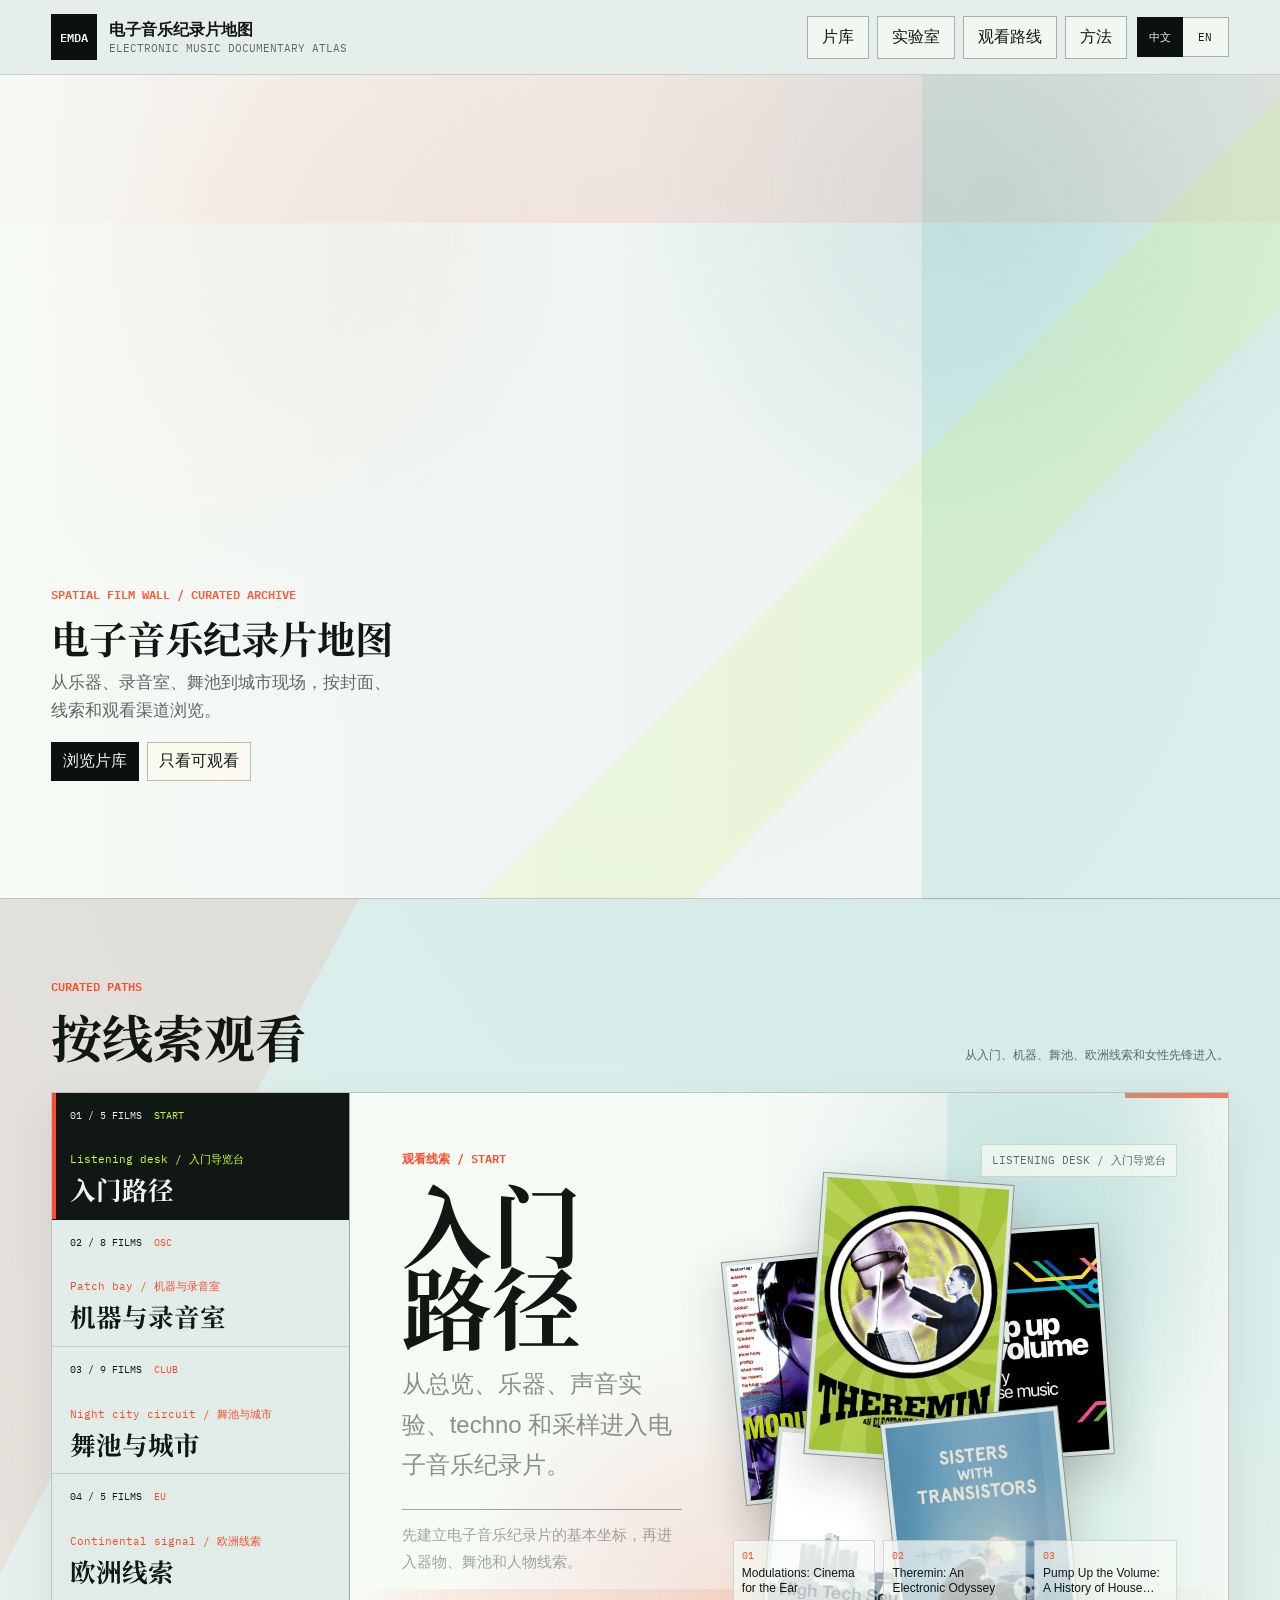
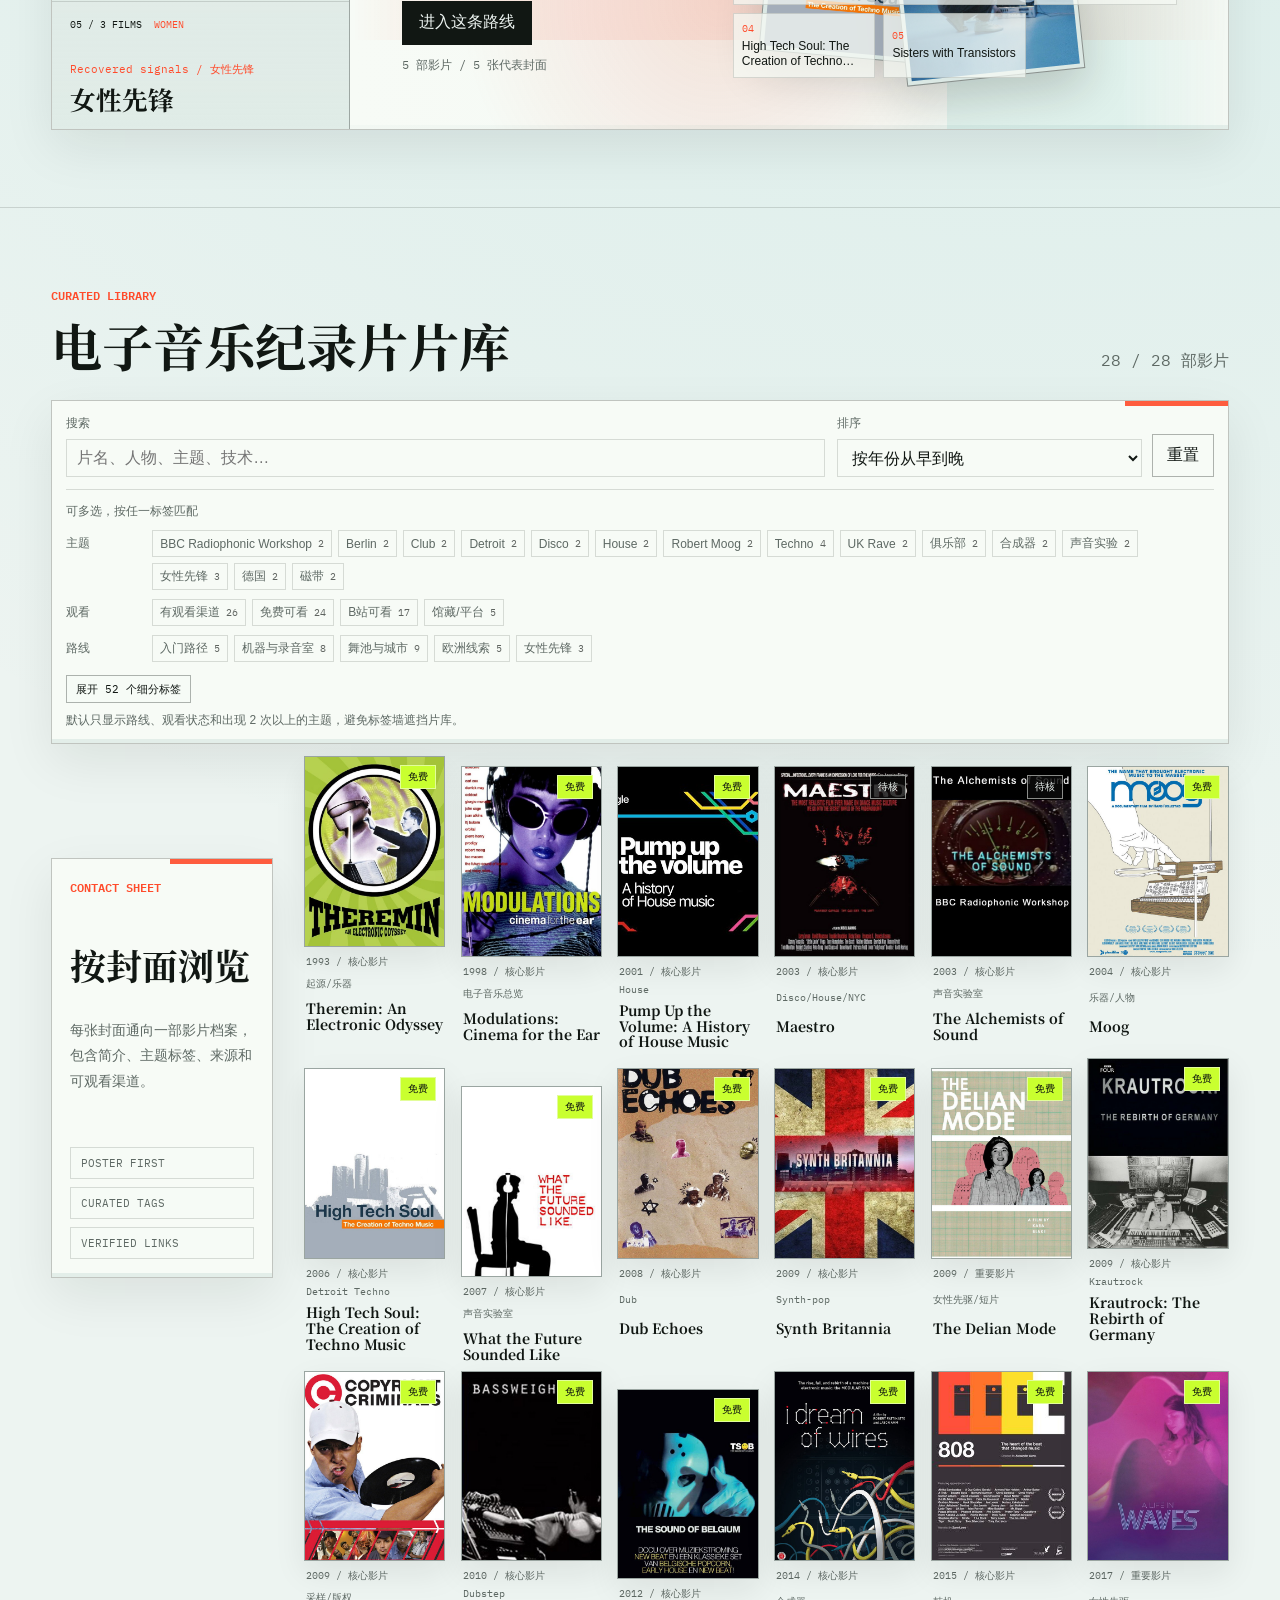
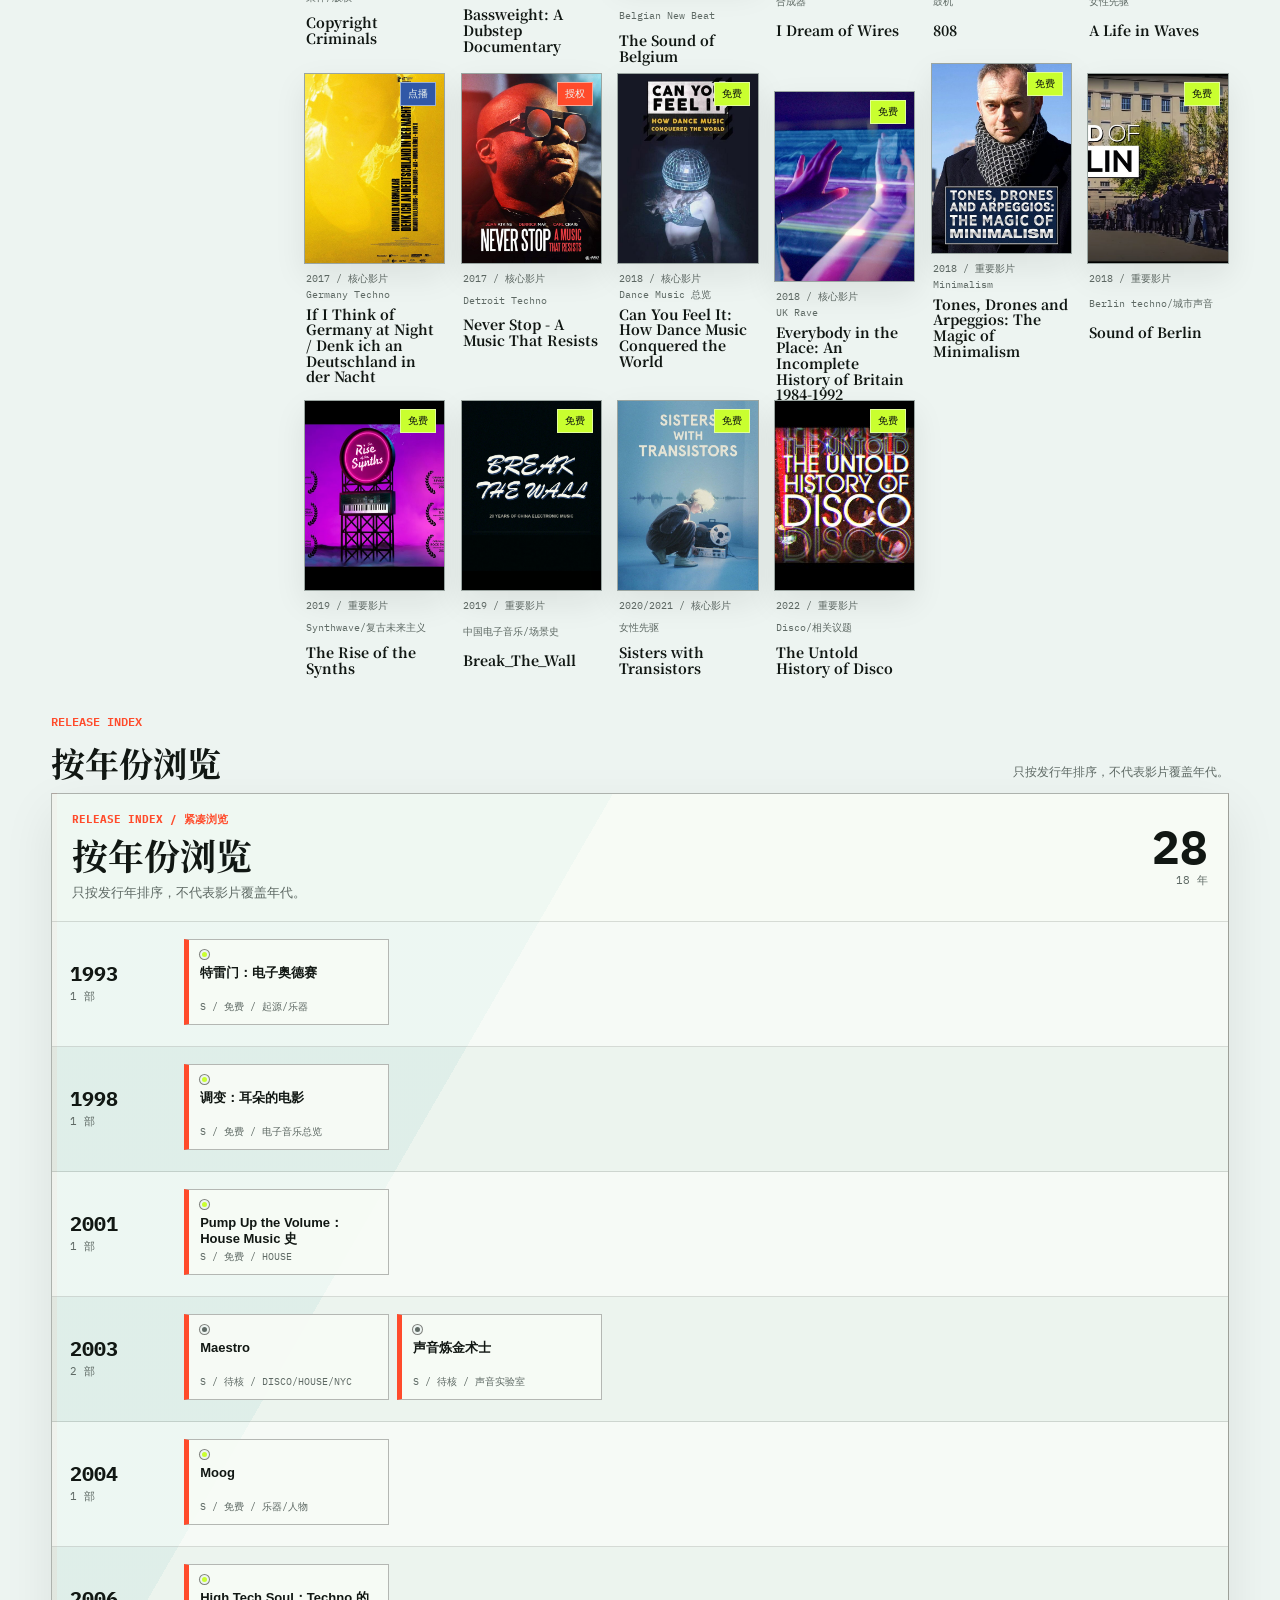
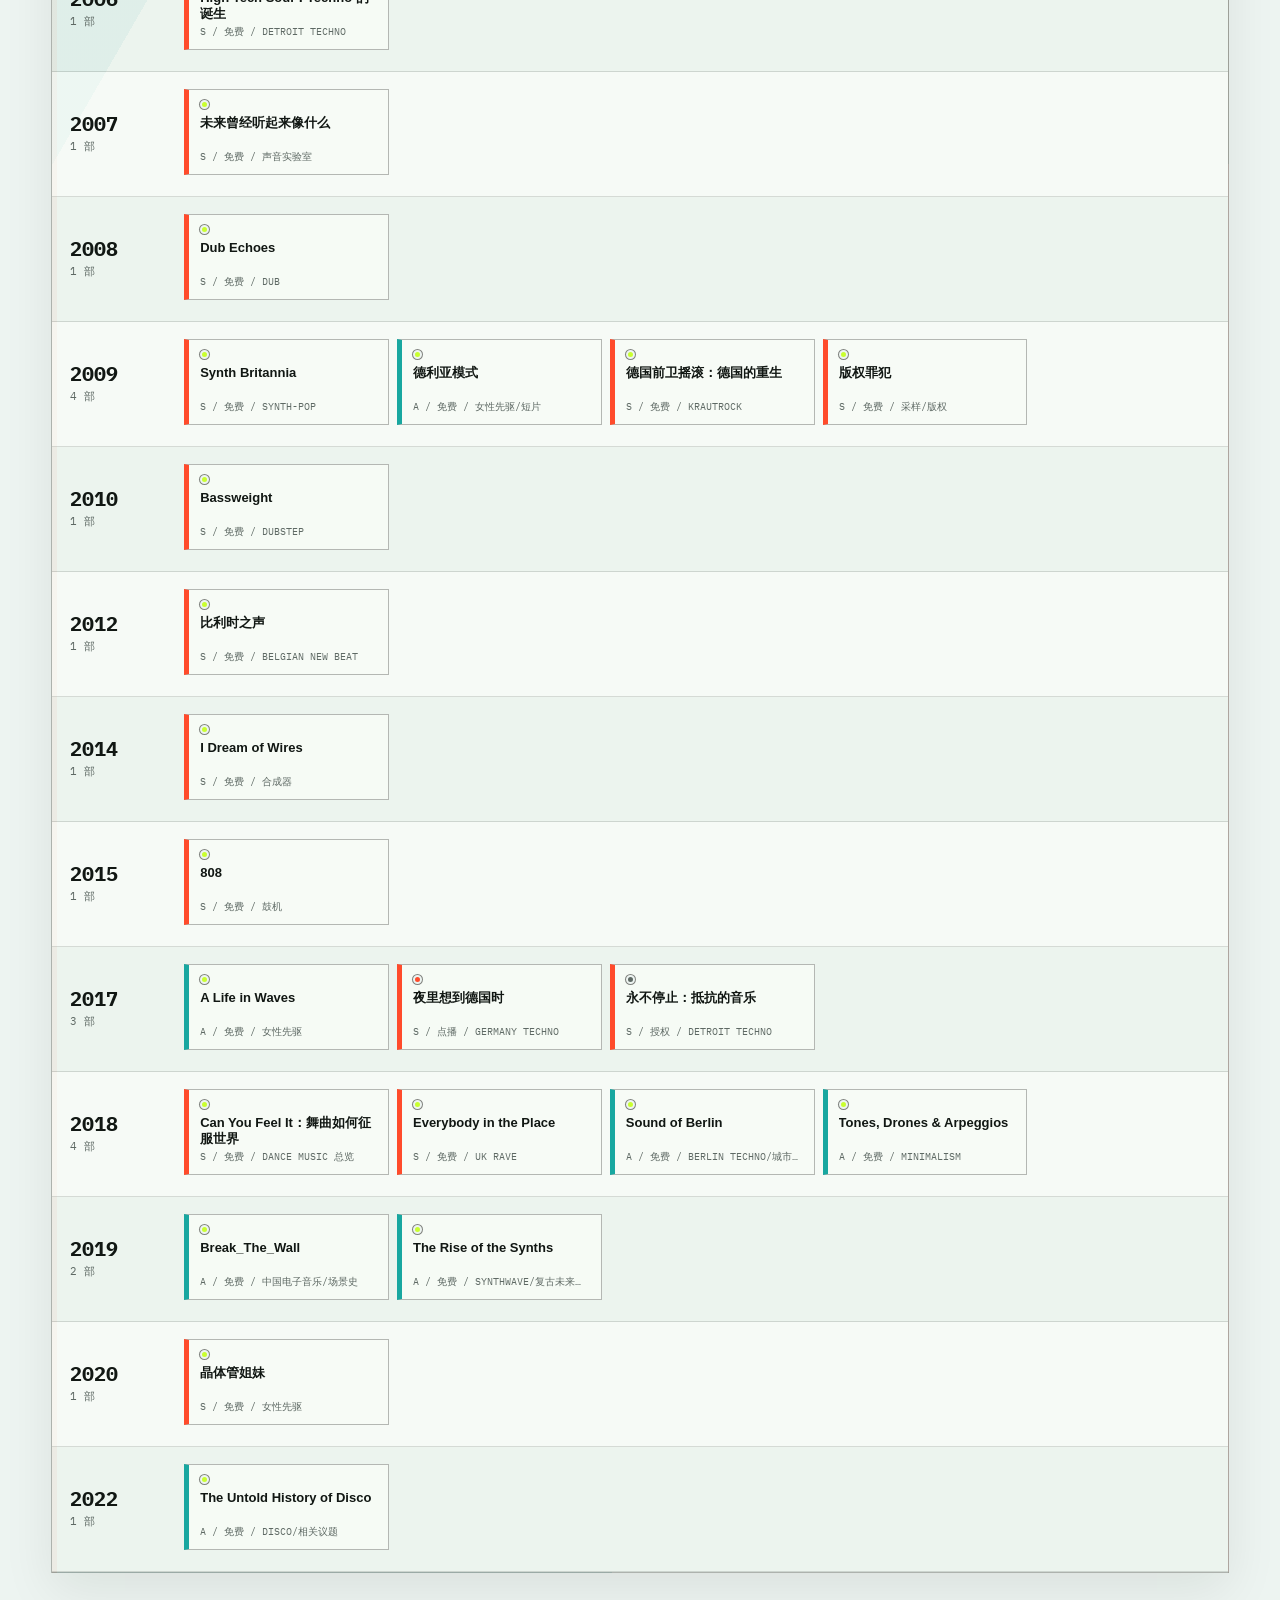
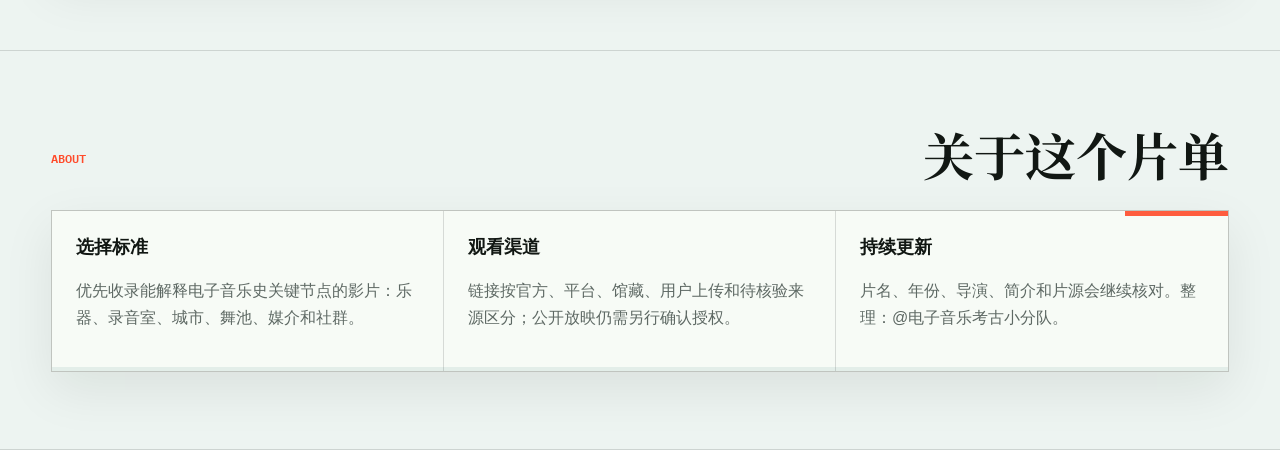
<file: index.html>
<!doctype html>
<html lang="zh-CN">
  <head>
    <meta charset="UTF-8" />
    <meta name="viewport" content="width=device-width, initial-scale=1.0" />
    <title>电子音乐纪录片地图</title>
    <meta
      name="description"
      content="一个面向中文用户的电子音乐纪录片策展档案、观看指南和知识地图。"
    />
    <link rel="preconnect" href="https://fonts.googleapis.com" />
    <link rel="preconnect" href="https://fonts.gstatic.com" crossorigin />
    <link
      href="https://fonts.googleapis.com/css2?family=IBM+Plex+Mono:wght@400;500;600&family=Noto+Serif+SC:wght@500;700;900&family=Source+Han+Sans+SC:wght@400;500;700&display=swap"
      rel="stylesheet"
    />
    <link rel="stylesheet" href="assets/styles.css" />
    <link rel="stylesheet" href="assets/film-wall.css" />
    <link rel="stylesheet" href="assets/timeline-view.css" />
  </head>
  <body>
    <header class="site-header">
      <a class="brand" href="#top" aria-label="电子音乐纪录片地图首页">
        <span class="brand-mark">EMDA</span>
        <span>
          <strong>电子音乐纪录片地图</strong>
          <small>Electronic Music Documentary Atlas</small>
        </span>
      </a>
      <div class="header-actions">
        <nav class="top-nav" aria-label="站点导航">
          <a href="#library" data-i18n="nav.library">片库</a>
          <a href="lab.html" data-i18n="nav.lab">实验室</a>
          <a href="#routes" data-i18n="nav.routes">观看路线</a>
          <a href="#method" data-i18n="nav.method">方法</a>
        </nav>
        <div class="language-switch" aria-label="Language">
          <button type="button" data-locale="zh" aria-pressed="true">中文</button>
          <button type="button" data-locale="en" aria-pressed="false">EN</button>
        </div>
      </div>
    </header>

    <main id="top">
      <section class="hero home-wall-hero" aria-labelledby="hero-title">
        <div id="home-film-wall-root" class="home-film-wall-root"></div>
        <div class="hero-copy">
          <p class="eyebrow" data-i18n="hero.eyebrow">Spatial film wall / curated archive</p>
          <h1 id="hero-title" data-i18n="hero.title">电子音乐纪录片地图</h1>
          <p class="hero-lede" data-i18n="hero.lede">
            从乐器、录音室、舞池到城市现场，按封面、线索和观看渠道浏览。
          </p>
          <div class="hero-actions" aria-label="快速入口">
            <a class="button primary" href="#library" data-i18n="hero.browse">浏览片库</a>
            <button class="button" type="button" data-watch-now data-i18n="hero.watchable">只看可观看</button>
          </div>
        </div>
        <aside class="hero-panel" aria-label="片库概览">
          <div class="stat-grid">
            <div>
              <span id="stat-count">--</span>
              <small data-i18n="stats.total">重要片目</small>
            </div>
            <div>
              <span id="stat-core">--</span>
              <small data-i18n="stats.core">核心影片</small>
            </div>
            <div>
              <span id="stat-free">--</span>
              <small data-i18n="stats.free">含免费线索</small>
            </div>
            <div>
              <span id="stat-sources">--</span>
              <small data-i18n="stats.sources">来源记录</small>
            </div>
          </div>
          <div class="signal-strip" aria-hidden="true">
            <span></span><span></span><span></span><span></span><span></span>
          </div>
        </aside>
      </section>

      <section id="routes" class="routes-section" aria-labelledby="routes-title">
        <div class="section-heading">
          <div>
            <p class="eyebrow" data-i18n="routes.eyebrow">Curated paths</p>
            <h2 id="routes-title" data-i18n="routes.title">按线索观看</h2>
          </div>
          <p class="section-note" data-i18n="routes.note">从入门、机器、舞池、欧洲线索和女性先锋进入。</p>
        </div>
        <div class="route-grid" id="route-grid"></div>
      </section>

      <section id="library" class="library-section" aria-labelledby="library-title">
        <div class="section-heading library-heading">
          <div>
            <p class="eyebrow" data-i18n="library.eyebrow">Curated library</p>
            <h2 id="library-title" data-i18n="library.title">电子音乐纪录片片库</h2>
          </div>
          <p class="result-count" id="result-count" data-i18n="library.loading">正在加载片库…</p>
        </div>

        <form class="filters tag-browser" id="filters" aria-label="片库筛选">
          <label class="search-field">
            <span data-i18n="filters.search">搜索</span>
            <input id="search-input" type="search" placeholder="片名、人物、主题、技术…" data-i18n-placeholder="library.searchPlaceholder" />
          </label>
          <div class="filter-tools">
            <label>
              <span data-i18n="filters.sort">排序</span>
              <select id="sort-filter">
                <option value="year-asc" data-i18n="sort.yearAsc">按年份从早到晚</option>
                <option value="year-desc" data-i18n="sort.yearDesc">按年份从晚到早</option>
                <option value="title" data-i18n="sort.title">按原名</option>
              </select>
            </label>
            <button class="button reset" id="reset-filters" type="button" data-i18n="filters.reset">重置</button>
          </div>
          <div class="tag-browser-panel">
            <div class="selected-tags" id="selected-tags" data-i18n="filters.anyTag">可多选，按任一标签匹配</div>
            <div class="tag-chip-groups" id="tag-chip-groups"></div>
          </div>
        </form>

        <div class="library-explorer">
          <aside class="library-curation-panel" aria-label="片库浏览说明">
            <p class="eyebrow" data-i18n="library.panelEyebrow">Contact sheet</p>
            <h3 data-i18n="library.panelTitle">按封面浏览</h3>
            <p data-i18n="library.panelBody">
              每张封面通向一部影片档案，包含简介、主题标签、来源和可观看渠道。
            </p>
            <div class="library-signal-list" aria-hidden="true">
              <span>Poster first</span>
              <span>Curated tags</span>
              <span>Verified links</span>
            </div>
          </aside>
          <div class="library-board">
            <div class="film-grid film-contact-sheet" id="film-grid" aria-live="polite"></div>
          </div>
        </div>

        <aside class="release-index-panel" aria-labelledby="timeline-title">
          <div class="release-index-heading">
            <div>
              <p class="eyebrow" data-i18n="timeline.eyebrow">Release index</p>
              <h2 id="timeline-title" data-i18n="timeline.title">按年份浏览</h2>
            </div>
            <p class="section-note" data-i18n="timeline.note">只按发行年排序，不代表影片覆盖年代。</p>
          </div>
          <div id="signal-timeline-root"></div>
        </aside>
      </section>

      <section id="method" class="method-section" aria-labelledby="method-title">
        <div class="section-heading">
          <p class="eyebrow" data-i18n="method.eyebrow">About</p>
          <h2 id="method-title" data-i18n="method.title">关于这个片单</h2>
        </div>
        <div class="method-grid">
          <article>
            <h3 data-i18n="method.standardTitle">选择标准</h3>
            <p data-i18n="method.standardBody">优先收录能解释电子音乐史关键节点的影片：乐器、录音室、城市、舞池、媒介和社群。</p>
          </article>
          <article>
            <h3 data-i18n="method.watchTitle">观看渠道</h3>
            <p data-i18n="method.watchBody">链接按官方、平台、馆藏、用户上传和待核验来源区分；公开放映仍需另行确认授权。</p>
          </article>
          <article>
            <h3 data-i18n="method.updateTitle">持续更新</h3>
            <p data-i18n="method.updateBody">片名、年份、导演、简介和片源会继续核对。整理：@电子音乐考古小分队。</p>
          </article>
        </div>
      </section>
    </main>

    <dialog class="film-dialog" id="film-dialog" aria-labelledby="dialog-title">
      <button class="dialog-close" type="button" aria-label="关闭详情" data-i18n-aria-label="dialog.close">×</button>
      <div id="dialog-content"></div>
    </dialog>

    <template id="poster-fallback-template">
      <div class="poster-fallback" aria-hidden="true">
        <span>NO POSTER</span>
      </div>
    </template>

    <script src="assets/timeline-data.js"></script>
    <script src="assets/film-wall.js" type="module"></script>
    <script src="assets/app.js" type="module"></script>
  </body>
</html>
</file>
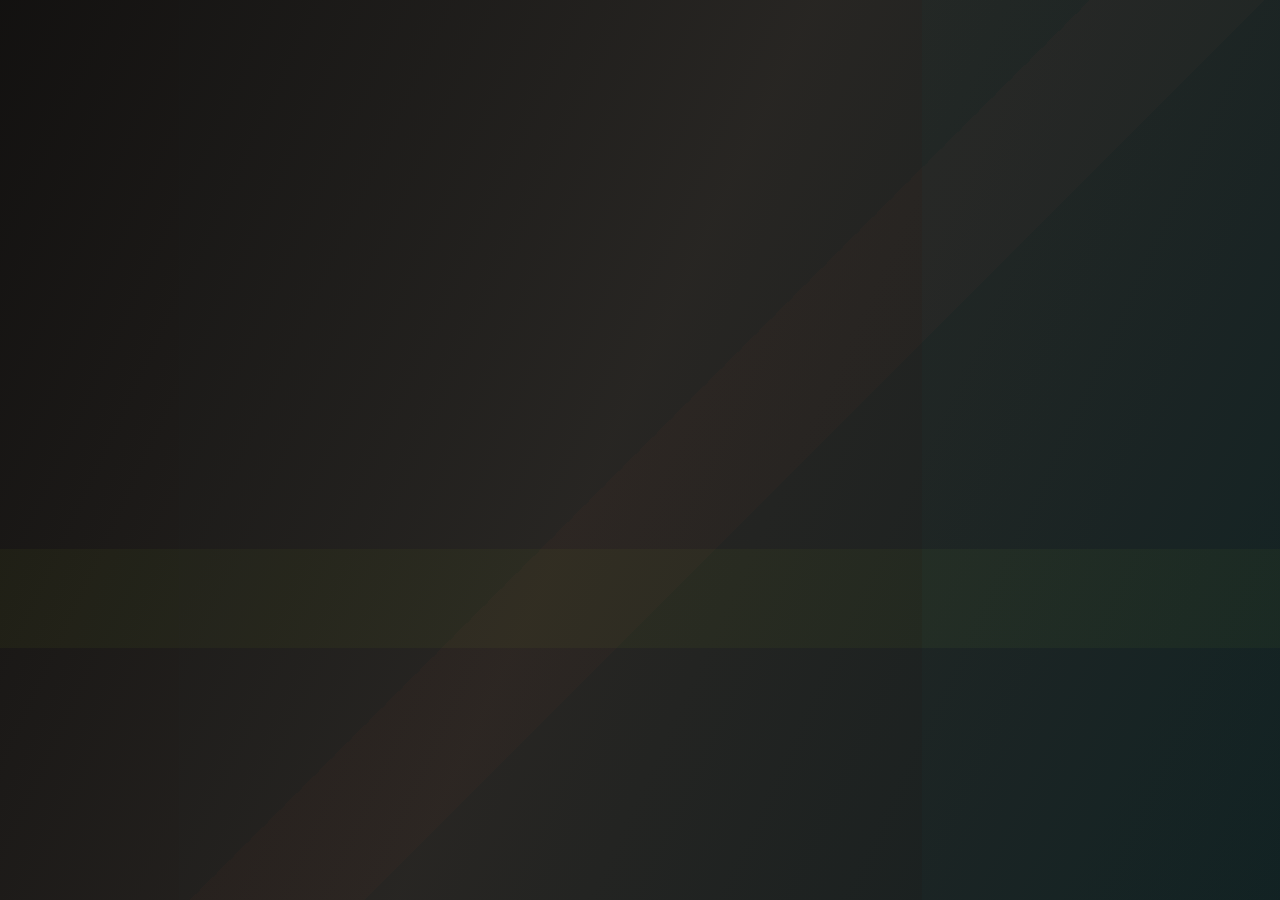
<file: film-wall.html>
<!doctype html>
<html lang="zh-CN">
  <head>
    <meta charset="UTF-8" />
    <meta name="viewport" content="width=device-width, initial-scale=1.0" />
    <title>空间影片墙｜电子音乐纪录片地图</title>
    <meta
      name="description"
      content="用空间化封面墙浏览 A 类电子音乐纪录片的 React + Three.js 原型。"
    />
    <link rel="preconnect" href="https://fonts.googleapis.com" />
    <link rel="preconnect" href="https://fonts.gstatic.com" crossorigin />
    <link
      href="https://fonts.googleapis.com/css2?family=IBM+Plex+Mono:wght@400;500;600&family=Noto+Serif+SC:wght@500;700;900&family=Source+Han+Sans+SC:wght@400;500;700&display=swap"
      rel="stylesheet"
    />
    <link rel="stylesheet" href="assets/styles.css" />
    <link rel="stylesheet" href="assets/film-wall.css" />
  </head>
  <body class="film-wall-body">
    <div id="film-wall-root"></div>
    <script type="module" src="assets/film-wall-data.js"></script>
    <script type="module" src="assets/film-wall.js"></script>
  </body>
</html>
</file>
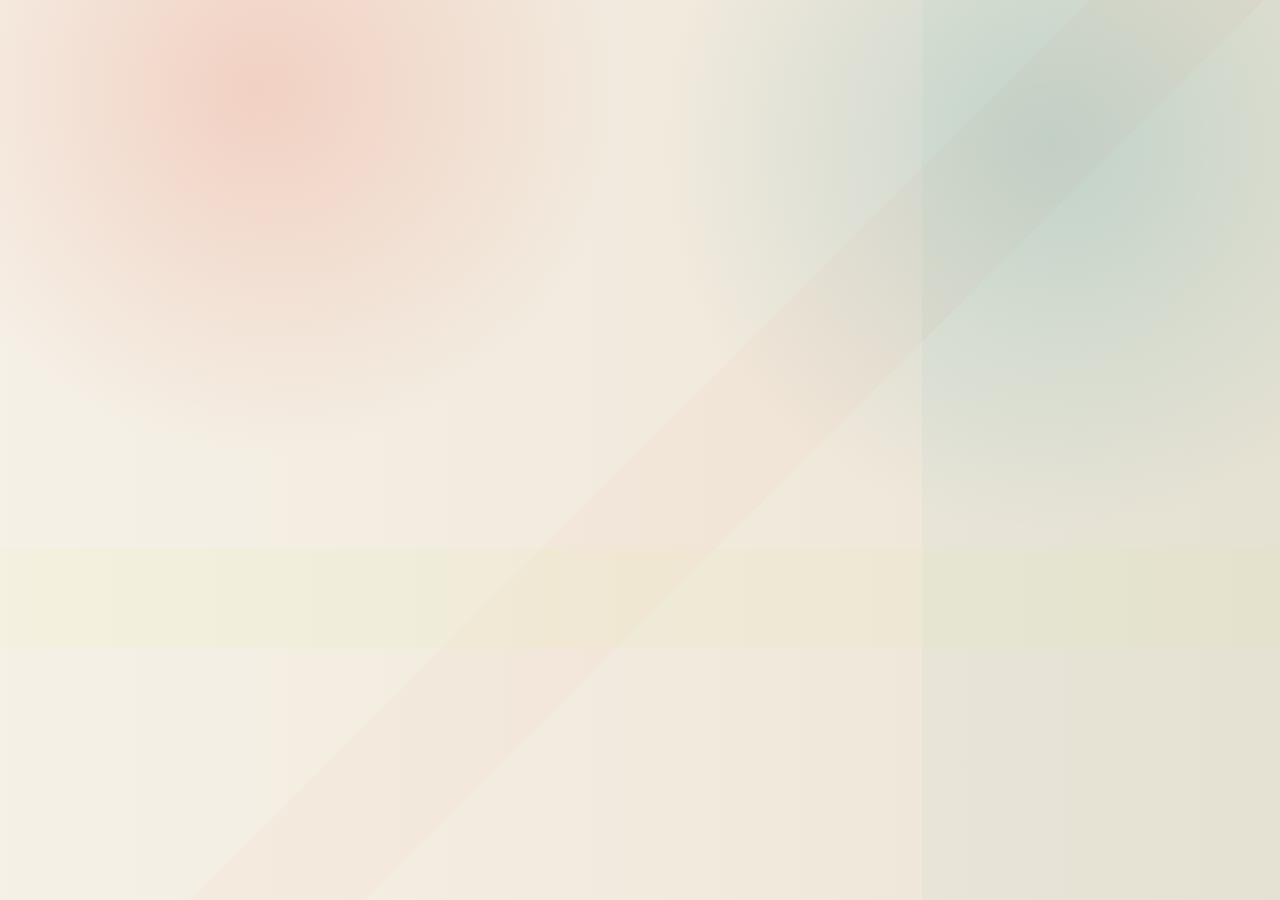
<file: lab.html>
<!doctype html>
<html lang="zh-CN">
  <head>
    <meta charset="UTF-8" />
    <meta name="viewport" content="width=device-width, initial-scale=1.0" />
    <title>Patch Cable Lab｜电子音乐纪录片地图</title>
    <meta
      name="description"
      content="一个用 React 和 Three.js 探索电子音乐纪录片关系图谱的实验界面。"
    />
    <link rel="preconnect" href="https://fonts.googleapis.com" />
    <link rel="preconnect" href="https://fonts.gstatic.com" crossorigin />
    <link
      href="https://fonts.googleapis.com/css2?family=IBM+Plex+Mono:wght@400;500;600&family=Noto+Serif+SC:wght@500;700;900&family=Source+Han+Sans+SC:wght@400;500;700&display=swap"
      rel="stylesheet"
    />
    <link rel="stylesheet" href="assets/styles.css" />
    <link rel="stylesheet" href="assets/patch-cable-lab.css" />
  </head>
  <body class="lab-body">
    <div id="patch-cable-root"></div>
    <script type="module" src="assets/graph-data.js"></script>
    <script type="module" src="assets/patch-cable-lab.js"></script>
  </body>
</html>
</file>
<file: assets/styles.css>
﻿:root {
  --paper: #edf4f1;
  --paper-deep: #dbe8e4;
  --ink: #111713;
  --muted: #5e6964;
  --line: rgba(17, 23, 19, 0.14);
  --line-strong: rgba(17, 23, 19, 0.32);
  --black: #0b1010;
  --card: #f7fbf6;
  --signal: #ff4b2b;
  --acid: #c9ff2f;
  --cyan: #18a7a0;
  --blue: #3158a7;
  --lab-glow: rgba(24, 167, 160, 0.2);
  --grid-line: rgba(23, 50, 44, 0.075);
  --panel-surface: #f7fbf6;
  --panel-block: #e3eee9;
  --panel-accent: #ff4b2b;
  --panel-accent-soft: rgba(255, 75, 43, 0.12);
  --lab-border: rgba(17, 23, 19, 0.24);
  --shadow: 0 22px 70px rgba(10, 20, 18, 0.13);
  --serif: "Noto Serif SC", Georgia, serif;
  --sans: "Source Han Sans SC", "Noto Sans SC", sans-serif;
  --mono: "IBM Plex Mono", "SFMono-Regular", Consolas, monospace;
}

* {
  box-sizing: border-box;
}

html {
  scroll-behavior: smooth;
}

body {
  margin: 0;
  min-height: 100vh;
  overflow-x: hidden;
  color: var(--ink);
  background:
    linear-gradient(118deg, rgba(255, 75, 43, 0.09) 0 17%, transparent 17% 100%),
    radial-gradient(circle at 82% 8%, rgba(24, 167, 160, 0.14), transparent 32%),
    var(--paper);
  font-family: var(--sans);
}

body::before {
  content: "";
  position: fixed;
  inset: 0;
  z-index: -1;
  opacity: 0.34;
  pointer-events: none;
  background:
    linear-gradient(90deg, transparent 0 72%, rgba(24, 167, 160, 0.1) 72% 100%),
    linear-gradient(180deg, transparent 0 61%, rgba(201, 255, 47, 0.11) 61% 72%, transparent 72%),
    linear-gradient(135deg, transparent 0 50%, rgba(255, 75, 43, 0.08) 50% 58%, transparent 58%);
}

a {
  color: inherit;
}

button,
input,
select {
  font: inherit;
}

.site-header {
  position: sticky;
  top: 0;
  z-index: 20;
  display: flex;
  align-items: center;
  justify-content: space-between;
  gap: 24px;
  padding: 14px clamp(18px, 4vw, 54px);
  border-bottom: 1px solid var(--line);
  background: #e5eeea;
}

.header-actions {
  display: flex;
  align-items: center;
  gap: 10px;
}

.brand {
  display: inline-flex;
  align-items: center;
  gap: 12px;
  text-decoration: none;
}

.brand-mark {
  display: grid;
  place-items: center;
  width: 46px;
  height: 46px;
  color: var(--paper);
  background: var(--black);
  font-family: var(--mono);
  font-size: 12px;
  font-weight: 600;
}

.brand strong {
  display: block;
  font-size: 16px;
}

.brand small {
  display: block;
  color: var(--muted);
  font-family: var(--mono);
  font-size: 11px;
  text-transform: uppercase;
}

.top-nav {
  display: flex;
  gap: 8px;
  align-items: center;
}

.top-nav a,
.language-switch button,
.button {
  min-height: 40px;
  border: 1px solid var(--line-strong);
  padding: 10px 14px;
  color: var(--ink);
  background: rgba(247, 251, 246, 0.74);
  text-decoration: none;
  cursor: pointer;
}

.top-nav a:hover,
.language-switch button:hover,
.button:hover {
  border-color: var(--ink);
  background: var(--card);
}

.language-switch {
  display: inline-flex;
  align-items: center;
  gap: 0;
}

.language-switch button {
  min-width: 46px;
  border-left-width: 0;
  padding-inline: 10px;
  font-family: var(--mono);
  font-size: 11px;
}

.language-switch button:first-child {
  border-left-width: 1px;
}

.language-switch button[aria-pressed="true"] {
  color: var(--paper);
  background: var(--black);
}

.button.primary {
  color: var(--paper);
  border-color: var(--black);
  background: var(--black);
}

.button.reset {
  align-self: end;
  background: transparent;
}

main {
  width: min(1440px, 100%);
  margin: 0 auto;
  overflow-x: hidden;
}

.hero {
  min-height: min(760px, calc(100vh - 76px));
  display: grid;
  grid-template-columns: minmax(0, 1.25fr) minmax(320px, 0.75fr);
  align-items: end;
  gap: clamp(26px, 5vw, 76px);
  padding: clamp(44px, 7vw, 96px) clamp(18px, 4vw, 54px) 40px;
  border-bottom: 1px solid var(--line);
}

.eyebrow {
  margin: 0 0 14px;
  color: var(--signal);
  font-family: var(--mono);
  font-size: 12px;
  font-weight: 600;
  letter-spacing: 0;
  text-transform: uppercase;
}

h1,
h2,
h3,
p {
  margin-top: 0;
}

h1 {
  max-width: 920px;
  margin-bottom: 24px;
  font-family: var(--serif);
  font-size: clamp(40px, 5.8vw, 76px);
  line-height: 1.08;
  letter-spacing: 0;
  text-wrap: balance;
}

h1 span {
  display: block;
}

h2 {
  margin-bottom: 0;
  font-family: var(--serif);
  font-size: clamp(28px, 4vw, 56px);
  line-height: 1.05;
}

h3 {
  font-size: 18px;
}

.hero-lede {
  max-width: 680px;
  color: var(--muted);
  font-size: clamp(17px, 2vw, 22px);
  line-height: 1.7;
}

.hero-actions {
  display: flex;
  flex-wrap: wrap;
  gap: 12px;
  margin-top: 32px;
}

.hero-panel {
  border: 1px solid var(--line-strong);
  background: rgba(247, 251, 246, 0.76);
  box-shadow: var(--shadow);
}

.stat-grid {
  display: grid;
  grid-template-columns: repeat(2, 1fr);
}

.stat-grid div {
  min-height: 140px;
  padding: 22px;
  border-right: 1px solid var(--line);
  border-bottom: 1px solid var(--line);
}

.stat-grid div:nth-child(2n) {
  border-right: 0;
}

.stat-grid div:nth-last-child(-n + 2) {
  border-bottom: 0;
}

.stat-grid span {
  display: block;
  font-family: var(--mono);
  font-size: clamp(34px, 5vw, 62px);
  font-weight: 600;
  line-height: 1;
}

.stat-grid small {
  display: block;
  margin-top: 10px;
  color: var(--muted);
}

.signal-strip {
  display: grid;
  grid-template-columns: 2fr 1fr 1.4fr 0.6fr 1.8fr;
  height: 18px;
}

.signal-strip span:nth-child(1) { background: var(--black); }
.signal-strip span:nth-child(2) { background: var(--signal); }
.signal-strip span:nth-child(3) { background: var(--acid); }
.signal-strip span:nth-child(4) { background: var(--blue); }
.signal-strip span:nth-child(5) { background: var(--cyan); }

.routes-section,
.library-section,
.method-section {
  padding: clamp(44px, 6vw, 84px) clamp(18px, 4vw, 54px);
  border-bottom: 1px solid var(--line);
}

.section-heading {
  display: flex;
  justify-content: space-between;
  gap: 24px;
  align-items: end;
  margin-bottom: 28px;
}

.result-count {
  margin: 0;
  color: var(--muted);
  font-family: var(--mono);
}

.section-note {
  max-width: 280px;
  margin: 0;
  color: var(--muted);
  font-family: var(--mono);
  font-size: 12px;
  text-align: right;
}

.release-index-panel {
  margin-top: 24px;
}

.release-index-heading {
  display: flex;
  justify-content: space-between;
  gap: 18px;
  align-items: end;
  margin-bottom: 12px;
}

.release-index-heading h2 {
  font-size: clamp(22px, 3vw, 34px);
}

.route-grid {
  display: block;
}

.route-card {
  border: 0;
  text-align: left;
  color: var(--ink);
  cursor: pointer;
}

.route-gallery {
  display: grid;
  grid-template-columns: minmax(220px, 0.34fr) minmax(0, 1fr);
  min-height: 620px;
  border: 1px solid var(--line-strong);
  background:
    linear-gradient(90deg, rgba(247, 251, 246, 0.82), rgba(247, 251, 246, 0.5)),
    rgba(247, 251, 246, 0.56);
}

.route-selector-rail {
  display: grid;
  align-content: stretch;
  border-right: 1px solid var(--line-strong);
  background:
    linear-gradient(180deg, rgba(226, 236, 232, 0.94), rgba(211, 227, 221, 0.5)),
    var(--paper);
}

.route-card.route-chapter.route-tab {
  position: relative;
  min-height: 124px;
  display: flex;
  flex-direction: column;
  justify-content: space-between;
  overflow: hidden;
  isolation: isolate;
  border: 0;
  border-bottom: 1px solid var(--line);
  padding: 16px 18px;
  background: transparent;
  transition:
    color 180ms ease,
    background 180ms ease,
    border-color 180ms ease;
}

.route-card.route-chapter.route-tab::before {
  content: "";
  position: absolute;
  inset: 0 auto 0 0;
  width: 4px;
  z-index: -1;
  background: transparent;
}

.route-card.route-chapter.route-tab:last-child {
  border-bottom: 0;
}

.route-card.route-chapter.route-tab:hover,
.route-card.route-chapter.route-tab[aria-selected="true"] {
  color: var(--paper);
  background: var(--ink);
}

.route-card.route-chapter.route-tab[aria-selected="true"]::before {
  background: var(--signal);
}

.route-card.route-chapter.route-tab.is-active {
  box-shadow: inset 0 -3px 0 var(--acid);
}

.route-card-head,
.route-card-copy,
.route-poster-stack {
  display: block;
}

.route-card-head {
  display: flex;
  justify-content: space-between;
  gap: 12px;
  align-items: baseline;
  color: currentColor;
}

.route-card-head small,
.route-card-head em {
  font-family: var(--mono);
  font-size: 10px;
  font-style: normal;
  text-transform: uppercase;
}

.route-card-head em {
  color: var(--signal);
}

.route-card.route-chapter.route-tab:hover .route-card-head em,
.route-card.route-chapter.route-tab[aria-selected="true"] .route-card-head em {
  color: var(--acid);
}

.route-card-copy {
  margin-top: 10px;
  color: currentColor;
}

.route-scene,
.route-curatorial-note {
  display: block;
  font-family: var(--mono);
  font-size: 11px;
  line-height: 1.45;
}

.route-scene {
  margin-bottom: 8px;
  color: var(--signal);
}

.route-card.route-chapter.route-tab:hover .route-scene,
.route-card.route-chapter.route-tab[aria-selected="true"] .route-scene {
  color: var(--acid);
}

.route-card strong {
  display: block;
  font-family: var(--serif);
  font-size: clamp(20px, 2vw, 30px);
  line-height: 1.05;
}

.route-card-copy > span:not(.route-scene):not(.route-curatorial-note),
.route-stage-description {
  display: block;
  margin-top: 12px;
  color: currentColor;
  opacity: 0.72;
  line-height: 1.55;
}

.route-curatorial-note {
  margin-top: 16px;
  padding-top: 12px;
  border-top: 1px solid currentColor;
  opacity: 0.58;
}

.route-stage {
  position: relative;
  display: grid;
  grid-template-columns: minmax(280px, 0.58fr) minmax(0, 1fr);
  gap: clamp(20px, 4vw, 56px);
  overflow: hidden;
  min-height: 620px;
  padding: clamp(26px, 4vw, 56px);
  background:
    radial-gradient(circle at 78% 18%, rgba(47, 143, 152, 0.16), transparent 30%),
    radial-gradient(circle at 42% 80%, rgba(230, 75, 46, 0.14), transparent 36%),
    linear-gradient(90deg, rgba(247, 251, 246, 0.78), rgba(226, 236, 232, 0.2));
}

.route-stage::before {
  content: "";
  position: absolute;
  inset: 0;
  opacity: 0.7;
  pointer-events: none;
  background:
    linear-gradient(90deg, transparent 0 68%, rgba(24, 167, 160, 0.13) 68% 100%),
    linear-gradient(180deg, transparent 0 78%, rgba(255, 75, 43, 0.13) 78% 86%, transparent 86%);
  mask-image: linear-gradient(90deg, transparent, #000 12%, #000 88%, transparent);
}

.route-stage-copy,
.route-stage-visual {
  position: relative;
  z-index: 1;
}

.route-stage-copy {
  align-self: center;
}

.route-stage-copy h3 {
  max-width: 620px;
  margin-bottom: 18px;
  font-family: var(--serif);
  font-size: clamp(44px, 7vw, 104px);
  line-height: 0.92;
  text-wrap: balance;
}

.route-stage-description {
  max-width: 520px;
  color: var(--muted);
  font-size: clamp(17px, 2vw, 24px);
  line-height: 1.68;
}

.route-stage-copy .route-curatorial-note {
  max-width: 520px;
  color: var(--muted);
  font-family: var(--sans);
  font-size: 15px;
  line-height: 1.75;
}

.route-stage-actions {
  display: flex;
  flex-wrap: wrap;
  gap: 12px;
  align-items: center;
  margin-top: 26px;
}

.route-entry-button {
  min-height: 44px;
  border: 1px solid var(--ink);
  padding: 10px 16px;
  color: var(--paper);
  background: var(--ink);
  cursor: pointer;
  transition:
    transform 150ms ease,
    background 150ms ease,
    color 150ms ease;
}

.route-entry-button:hover {
  color: var(--ink);
  background: var(--signal);
  transform: translateY(-1px);
}

.route-stage-actions span {
  color: var(--muted);
  font-family: var(--mono);
  font-size: 12px;
}

.route-stage-visual {
  min-height: 500px;
}

.route-stage-scene {
  position: absolute;
  top: 0;
  right: 0;
  z-index: 4;
  max-width: 360px;
  border: 1px solid var(--line);
  padding: 8px 10px;
  color: var(--muted);
  background: rgba(247, 251, 246, 0.72);
  font-family: var(--mono);
  font-size: 11px;
  text-transform: uppercase;
}

.route-poster-stack {
  position: relative;
  display: block;
}

.route-stage-posters {
  height: min(52vw, 500px);
  min-height: 420px;
  margin-top: 34px;
}

.route-card-plate {
  position: absolute;
  display: grid;
  place-items: center;
  width: clamp(94px, 10vw, 150px);
  aspect-ratio: 3 / 4.18;
  border: 1px solid rgba(24, 23, 20, 0.42);
  padding: 4px;
  color: var(--muted);
  background: var(--paper-deep);
  box-shadow: 0 18px 46px rgba(24, 23, 20, 0.2);
  transition:
    transform 180ms ease,
    box-shadow 180ms ease;
}

.route-card-plate:hover {
  box-shadow: 0 22px 58px rgba(24, 23, 20, 0.24);
}

.route-card-plate img {
  width: 100%;
  height: 100%;
  display: block;
  object-fit: cover;
}

.route-card-plate span,
.route-card-plate-empty {
  padding: 8px;
  font-family: var(--mono);
  font-size: 10px;
  line-height: 1.35;
  text-align: center;
}

.route-card-plate:nth-child(1) {
  left: 0;
  top: 15%;
  width: clamp(118px, 13vw, 188px);
  transform: rotate(-6deg);
}

.route-card-plate:nth-child(2) {
  left: 18%;
  top: 0;
  z-index: 2;
  width: clamp(136px, 15vw, 220px);
  transform: rotate(4deg);
}

.route-card-plate:nth-child(3) {
  left: 47%;
  top: 10%;
  width: clamp(118px, 13vw, 190px);
  transform: rotate(-4deg);
}

.route-card-plate:nth-child(4) {
  left: 8%;
  bottom: 4%;
  width: clamp(112px, 12vw, 176px);
  transform: rotate(5deg);
}

.route-card-plate:nth-child(5) {
  left: 36%;
  bottom: 0;
  z-index: 3;
  width: clamp(128px, 14vw, 205px);
  transform: rotate(-6deg);
}

.route-card-plate:nth-child(6) {
  right: 0;
  bottom: 12%;
  width: clamp(104px, 11vw, 166px);
  transform: rotate(7deg);
}

.route-film-strip {
  position: absolute;
  left: 0;
  right: 0;
  bottom: 0;
  z-index: 5;
  display: grid;
  grid-template-columns: repeat(3, minmax(0, 1fr));
  gap: 8px;
}

.route-film-strip button {
  min-height: 52px;
  border: 1px solid var(--line);
  padding: 8px;
  color: var(--ink);
  background: rgba(247, 251, 246, 0.72);
  text-align: left;
  cursor: pointer;
}

.route-film-strip button:hover {
  color: var(--paper);
  background: var(--ink);
}

.route-film-strip small {
  display: block;
  margin-bottom: 4px;
  color: var(--signal);
  font-family: var(--mono);
  font-size: 10px;
}

.route-film-strip span {
  display: -webkit-box;
  overflow: hidden;
  font-size: 12px;
  line-height: 1.25;
  -webkit-box-orient: vertical;
  -webkit-line-clamp: 2;
}

.filters {
  display: grid;
  grid-template-columns: minmax(280px, 1.45fr) minmax(240px, 0.72fr);
  gap: 12px;
  align-items: start;
  margin-bottom: 22px;
  padding: 14px;
  border: 1px solid var(--line-strong);
  background:
    linear-gradient(90deg, rgba(247, 251, 246, 0.9), rgba(247, 251, 246, 0.66)),
    rgba(247, 251, 246, 0.76);
}

.filters label {
  display: grid;
  gap: 7px;
}

.filters span {
  color: var(--muted);
  font-size: 12px;
}

.filters input,
.filters select {
  width: 100%;
  min-height: 38px;
  border: 1px solid var(--line);
  border-radius: 0;
  padding: 8px 10px;
  color: var(--ink);
  background: var(--paper);
}

.filter-tools {
  display: grid;
  grid-template-columns: minmax(0, 1fr) auto;
  gap: 10px;
  align-items: end;
}

.tag-browser-panel {
  grid-column: 1 / -1;
  display: grid;
  gap: 10px;
  padding-top: 12px;
  border-top: 1px solid var(--line);
}

.selected-tags {
  color: var(--muted);
  font-family: var(--mono);
  font-size: 12px;
  line-height: 1.5;
}

.tag-chip-groups {
  display: grid;
  gap: 9px;
}

.tag-chip-group {
  display: grid;
  grid-template-columns: 76px minmax(0, 1fr);
  gap: 10px;
  align-items: start;
}

.tag-group-title {
  color: var(--muted);
  font-family: var(--mono);
  font-size: 11px;
  line-height: 26px;
  text-transform: uppercase;
}

.tag-chip-row {
  display: flex;
  flex-wrap: wrap;
  gap: 6px;
}

.tag-chip {
  display: inline-flex;
  align-items: center;
  gap: 6px;
  min-height: 26px;
  border: 1px solid var(--line);
  padding: 4px 7px;
  color: var(--ink);
  background: rgba(247, 251, 246, 0.58);
  cursor: pointer;
  font-size: 12px;
}

.tag-chip:hover,
.tag-chip[aria-pressed="true"] {
  border-color: var(--black);
  color: var(--paper);
  background: var(--black);
}

.tag-chip small {
  color: currentColor;
  font-family: var(--mono);
  font-size: 10px;
  opacity: 0.66;
}

.tag-chip-more {
  display: grid;
  gap: 8px;
  padding-top: 4px;
}

.tag-more-toggle {
  justify-self: start;
  min-height: 28px;
  border: 1px solid var(--line-strong);
  padding: 5px 9px;
  color: var(--ink);
  background: rgba(247, 251, 246, 0.56);
  font-family: var(--mono);
  font-size: 11px;
  cursor: pointer;
}

.tag-more-toggle:hover {
  color: var(--paper);
  background: var(--black);
}

.tag-more-hint {
  color: var(--muted);
  font-size: 12px;
  line-height: 1.5;
}

.film-grid {
  display: grid;
  grid-template-columns: repeat(6, minmax(0, 1fr));
  gap: 12px;
}

.library-explorer {
  display: grid;
  grid-template-columns: minmax(220px, 0.24fr) minmax(0, 1fr);
  gap: clamp(18px, 2.4vw, 32px);
  align-items: start;
}

.library-curation-panel {
  position: sticky;
  top: 92px;
  display: grid;
  gap: 16px;
  min-height: 420px;
  border: 1px solid var(--line-strong);
  padding: 18px;
  background:
    linear-gradient(180deg, rgba(247, 251, 246, 0.86), rgba(211, 227, 221, 0.64)),
    var(--paper);
}

.library-curation-panel h3 {
  margin: 0;
  font-family: var(--serif);
  font-size: clamp(24px, 2.8vw, 40px);
  line-height: 1.05;
}

.library-curation-panel p:not(.eyebrow) {
  margin: 0;
  color: var(--muted);
  font-size: 14px;
  line-height: 1.8;
}

.library-signal-list {
  align-self: end;
  display: grid;
  gap: 8px;
}

.library-signal-list span {
  border: 1px solid var(--line);
  padding: 8px 10px;
  color: var(--muted);
  background: rgba(247, 251, 246, 0.58);
  font-family: var(--mono);
  font-size: 11px;
  text-transform: uppercase;
}

.library-board {
  min-width: 0;
}

.film-contact-sheet {
  grid-template-columns: repeat(6, minmax(0, 1fr));
  gap: clamp(10px, 1.2vw, 16px);
  align-items: start;
}

.film-card {
  display: grid;
  grid-template-rows: auto 1fr;
  gap: 0;
  border: 1px solid var(--line-strong);
  background: var(--card);
  box-shadow: 0 10px 26px rgba(24, 23, 20, 0.07);
  overflow: hidden;
  transition:
    transform 180ms ease,
    box-shadow 180ms ease,
    border-color 180ms ease;
}

.film-card:hover {
  border-color: rgba(24, 23, 20, 0.52);
  box-shadow: 0 14px 34px rgba(24, 23, 20, 0.11);
  transform: translateY(-2px);
}

.film-card.film-tile {
  display: block;
  border: 0;
  background: transparent;
  box-shadow: none;
  overflow: visible;
  transform: none;
}

.film-card.film-tile:hover {
  border-color: transparent;
  box-shadow: none;
  transform: none;
}

.film-tile-button {
  position: relative;
  display: block;
  width: 100%;
  border: 0;
  padding: 0;
  color: var(--ink);
  background: transparent;
  text-align: left;
  cursor: pointer;
  box-shadow: none;
  transition:
    border-color 180ms ease,
    box-shadow 180ms ease,
    transform 180ms ease;
}

.film-card[data-density="offset"] .film-tile-button {
  transform: translateY(18px);
}

.film-card[data-density="anchor"] .film-tile-button {
  transform: translateY(-10px);
}

.film-tile-button:hover,
.film-tile-button:focus-visible {
  box-shadow: none;
  transform: translateY(-4px);
  outline: 0;
}

.film-card[data-density="offset"] .film-tile-button:hover,
.film-card[data-density="offset"] .film-tile-button:focus-visible {
  transform: translateY(10px);
}

.film-card[data-density="anchor"] .film-tile-button:hover,
.film-card[data-density="anchor"] .film-tile-button:focus-visible {
  transform: translateY(-18px);
}

.poster-wrap {
  position: relative;
  aspect-ratio: 3 / 4.05;
  border: 1px solid var(--line-strong);
  background: var(--paper-deep);
  box-shadow: 0 12px 30px rgba(24, 23, 20, 0.08);
  overflow: hidden;
  transition:
    border-color 180ms ease,
    box-shadow 180ms ease;
}

.film-tile-button:hover .poster-wrap,
.film-tile-button:focus-visible .poster-wrap {
  border-color: var(--signal);
  box-shadow: 0 18px 40px rgba(230, 75, 46, 0.16);
}

.poster-wrap img {
  width: 100%;
  height: 100%;
  display: block;
  object-fit: cover;
  transition: transform 260ms ease;
}

.film-card:hover .poster-wrap img {
  transform: scale(1.025);
}

.film-tile-button:hover .poster-wrap img,
.film-tile-button:focus-visible .poster-wrap img {
  transform: scale(1.04);
}

.tile-detail-cue {
  position: absolute;
  left: 8px;
  bottom: 8px;
  border: 1px solid rgba(247, 251, 246, 0.58);
  padding: 4px 7px;
  color: var(--paper);
  background: rgba(12, 12, 11, 0.82);
  font-family: var(--mono);
  font-size: 10px;
  opacity: 0;
  transform: translateY(4px);
  transition:
    opacity 180ms ease,
    transform 180ms ease;
}

.film-tile-button:hover .tile-detail-cue,
.film-tile-button:focus-visible .tile-detail-cue {
  opacity: 1;
  transform: translateY(0);
}

.poster-fallback {
  width: 100%;
  height: 100%;
  display: grid;
  place-items: center;
  padding: 16px;
  color: var(--muted);
  background:
    linear-gradient(135deg, rgba(24, 23, 20, 0.12) 25%, transparent 25%) 0 0 / 18px 18px,
    var(--paper-deep);
  font-family: var(--mono);
  font-size: 12px;
}

.grade-badge,
.watch-badge {
  position: absolute;
  top: 8px;
  border: 1px solid rgba(247, 251, 246, 0.54);
  padding: 4px 7px;
  color: var(--paper);
  background: rgba(12, 12, 11, 0.82);
  font-family: var(--mono);
  font-size: 10px;
}

.grade-badge {
  left: 8px;
}

.watch-badge {
  right: 8px;
}

.watch-badge[data-watch="free"] {
  color: var(--black);
  background: var(--acid);
}

.watch-badge[data-watch="library"] {
  background: var(--cyan);
}

.watch-badge[data-watch="vod"] {
  background: var(--blue);
}

.watch-badge[data-watch="event"] {
  background: var(--signal);
}

.card-body {
  display: flex;
  flex-direction: column;
  gap: 7px;
  padding: 10px 10px 12px;
}

.tile-caption {
  display: grid;
  gap: 5px;
  min-height: 96px;
  padding: 8px 2px 0;
}

.tile-meta-row {
  display: grid;
  gap: 3px;
  color: var(--muted);
  font-family: var(--mono);
  font-size: 10px;
  line-height: 1.35;
}

.card-kicker,
.meta-line {
  color: var(--muted);
  font-family: var(--mono);
  font-size: 11px;
}

.card-meta-block {
  display: grid;
  gap: 3px;
}

.card-meta-block .meta-line {
  line-height: 1.45;
}

.film-title {
  margin: 0;
  font-family: var(--serif);
  font-size: clamp(15px, 1.35vw, 19px);
  line-height: 1.12;
}

.film-tile .film-title {
  font-size: clamp(14px, 1.05vw, 16px);
}

.film-tile .original-title,
.film-tile .meta-line,
.film-tile .tile-tags {
  display: none;
}

.original-title {
  color: var(--muted);
  font-style: italic;
  font-size: 12px;
  line-height: 1.3;
}

.tag-row {
  display: flex;
  flex-wrap: wrap;
  gap: 5px;
  margin-top: 2px;
}

.tile-tags {
  overflow: hidden;
  max-height: 45px;
}

.tag {
  border: 1px solid var(--line);
  padding: 3px 5px;
  color: var(--muted);
  background: rgba(226, 236, 232, 0.72);
  font-size: 10.5px;
  line-height: 1.2;
  overflow-wrap: anywhere;
}

.card-actions {
  display: flex;
  gap: 8px;
  margin-top: auto;
}

.card-actions button {
  flex: 1;
  min-height: 32px;
  border: 1px solid var(--ink);
  color: var(--paper);
  background: var(--black);
  cursor: pointer;
}

.card-actions-spacious {
  padding-top: 3px;
}

.card-actions-spacious button {
  min-height: 34px;
}

.supplement-grid {
  display: grid;
  grid-template-columns: repeat(2, minmax(0, 1fr));
  gap: 16px;
  margin-top: 24px;
}

.supplement-section {
  display: grid;
  grid-template-columns: minmax(160px, 0.65fr) minmax(0, 1fr);
  gap: 16px;
  align-items: start;
  border: 1px solid var(--line-strong);
  padding: 16px;
  background: rgba(247, 251, 246, 0.56);
}

.supplement-section h3 {
  margin-bottom: 8px;
  font-family: var(--serif);
  font-size: 24px;
  line-height: 1.12;
}

.supplement-section p:not(.eyebrow) {
  margin: 0;
  color: var(--muted);
  font-size: 13px;
  line-height: 1.65;
}

.mini-film-grid {
  display: grid;
  gap: 8px;
}

.mini-film-card {
  display: grid;
  grid-template-columns: 54px minmax(0, 1fr);
  gap: 10px;
  align-items: center;
  border: 1px solid var(--line);
  padding: 8px;
  color: var(--ink);
  background: rgba(247, 251, 246, 0.72);
  text-align: left;
  cursor: pointer;
}

.mini-film-card:hover {
  border-color: var(--ink);
  background: var(--card);
}

.mini-film-card img {
  width: 54px;
  aspect-ratio: 3 / 4.18;
  object-fit: cover;
  background: var(--paper-deep);
}

.mini-film-card strong {
  display: block;
  line-height: 1.25;
}

.mini-film-card small,
.mini-empty {
  display: block;
  margin-top: 5px;
  color: var(--muted);
  font-family: var(--mono);
  font-size: 11px;
}

.mini-empty {
  border: 1px dashed var(--line);
  padding: 16px;
}

.method-grid {
  display: grid;
  grid-template-columns: repeat(3, 1fr);
  border: 1px solid var(--line-strong);
  background: rgba(247, 251, 246, 0.72);
}

.method-grid article {
  padding: 24px;
  border-right: 1px solid var(--line);
}

.method-grid article:last-child {
  border-right: 0;
}

.method-grid p {
  color: var(--muted);
  line-height: 1.7;
}

.film-dialog {
  width: min(1180px, calc(100vw - 36px));
  max-height: calc(100vh - 44px);
  padding: 0;
  border: 1px solid var(--line-strong);
  color: var(--ink);
  background:
    radial-gradient(circle at 18% 10%, rgba(24, 167, 160, 0.18), transparent 34%),
    radial-gradient(circle at 92% 18%, rgba(255, 75, 43, 0.1), transparent 34%),
    var(--paper);
  box-shadow: 0 40px 120px rgba(6, 16, 14, 0.3);
}

.film-dialog::backdrop {
  background: rgba(6, 16, 14, 0.5);
  backdrop-filter: blur(5px);
}

.dialog-close {
  position: sticky;
  top: 14px;
  z-index: 2;
  float: right;
  width: 42px;
  height: 42px;
  margin: 14px 14px 0 0;
  border: 1px solid var(--ink);
  color: var(--paper);
  background: var(--black);
  font-size: 24px;
  cursor: pointer;
}

.dialog-layout {
  display: grid;
  padding: 24px;
}

.dialog-dossier {
  grid-template-columns: minmax(260px, 0.38fr) minmax(0, 1fr);
  gap: clamp(18px, 3vw, 34px);
  align-items: start;
}

.dialog-exhibit {
  min-height: min(720px, calc(100vh - 94px));
}

.dialog-aside {
  position: sticky;
  top: 24px;
  display: grid;
  gap: 12px;
  min-width: 0;
}

.dialog-hero-panel {
  border: 1px solid var(--line-strong);
  padding: 12px;
  background:
    linear-gradient(180deg, rgba(247, 251, 246, 0.72), rgba(219, 232, 228, 0.42)),
    rgba(247, 251, 246, 0.64);
  box-shadow: 0 22px 60px rgba(10, 20, 18, 0.12);
}

.dialog-poster {
  border: 1px solid var(--line-strong);
  background: var(--paper-deep);
  box-shadow: 0 16px 34px rgba(10, 20, 18, 0.12);
}

.dialog-poster img,
.dialog-poster .poster-fallback {
  width: 100%;
  aspect-ratio: 3 / 4.08;
  object-fit: cover;
  display: block;
}

.dialog-signal-bar {
  display: grid;
  grid-template-columns: 1.2fr 0.7fr 1fr 0.5fr 1.4fr;
  height: 10px;
  background: linear-gradient(90deg, var(--signal), var(--acid), var(--cyan), var(--blue), var(--ink));
}

.dialog-signal-bar span:nth-child(1) { background: var(--signal); }
.dialog-signal-bar span:nth-child(2) { background: var(--acid); }
.dialog-signal-bar span:nth-child(3) { background: var(--cyan); }
.dialog-signal-bar span:nth-child(4) { background: var(--blue); }
.dialog-signal-bar span:nth-child(5) { background: var(--ink); }

.dialog-hero-meta {
  display: flex;
  flex-wrap: wrap;
  gap: 6px;
}

.dialog-hero-meta span {
  border: 1px solid var(--line);
  padding: 5px 7px;
  color: var(--muted);
  background: rgba(247, 251, 246, 0.68);
  font-family: var(--mono);
  font-size: 11px;
}

.dialog-head {
  display: grid;
  grid-template-columns: minmax(0, 1fr) minmax(260px, 0.58fr);
  gap: 20px;
  align-items: start;
}

.dialog-title-block {
  min-width: 0;
}

.dialog-facts {
  display: grid;
  grid-template-columns: repeat(2, minmax(0, 1fr));
  gap: 0;
  margin: 0;
  border: 1px solid var(--line);
  background: rgba(247, 251, 246, 0.68);
}

.dialog-facts div {
  display: grid;
  gap: 4px;
  min-height: 66px;
  padding: 10px;
  border-right: 1px solid var(--line);
  border-bottom: 1px solid var(--line);
}

.dialog-facts div:nth-child(2n) {
  border-right: 0;
}

.dialog-facts div:nth-last-child(-n + 2) {
  border-bottom: 0;
}

.dialog-facts dt {
  color: var(--muted);
  font-family: var(--mono);
  font-size: 11px;
  text-transform: uppercase;
}

.dialog-facts dd {
  margin: 0;
  font-size: 13px;
  line-height: 1.38;
}

.dialog-main {
  min-width: 0;
  display: grid;
  gap: 14px;
}

.dialog-story-panel {
  border: 1px solid var(--line-strong);
  padding: clamp(18px, 2.6vw, 30px);
  background:
    linear-gradient(90deg, rgba(247, 251, 246, 0.88), rgba(247, 251, 246, 0.62)),
    rgba(247, 251, 246, 0.72);
}

.dialog-main h2 {
  margin-bottom: 8px;
  font-size: clamp(30px, 4.2vw, 54px);
  line-height: 1.06;
}

.dialog-tags {
  margin-top: -4px;
}

.dialog-section {
  margin-top: 0;
  padding-top: 16px;
  border-top: 1px solid var(--line);
}

.dialog-section h3 {
  margin-bottom: 12px;
  font-family: var(--mono);
  font-size: 12px;
  letter-spacing: 0;
  text-transform: uppercase;
}

.dialog-section p {
  color: var(--muted);
  line-height: 1.75;
}

.dialog-lede {
  max-width: 760px;
  margin-bottom: 0;
  color: var(--ink);
  font-size: 16px;
  line-height: 1.72;
}

.dialog-info-grid {
  display: grid;
  grid-template-columns: minmax(0, 1.15fr) minmax(260px, 0.85fr);
  gap: 16px;
  align-items: start;
}

.hero-panel,
.filters,
.route-gallery,
.library-curation-panel,
.supplement-section,
.method-grid,
.dialog-hero-panel,
.dialog-story-panel {
  position: relative;
  isolation: isolate;
  overflow: hidden;
  border-color: var(--lab-border);
  background: var(--panel-surface);
  box-shadow:
    inset 0 -4px 0 var(--panel-block),
    0 18px 48px rgba(10, 20, 18, 0.08);
}

.hero-panel::after,
.filters::after,
.route-gallery::after,
.library-curation-panel::after,
.supplement-section::after,
.method-grid::after,
.dialog-hero-panel::after,
.dialog-story-panel::after {
  content: "";
  position: absolute;
  top: 0;
  right: 0;
  width: clamp(54px, 8vw, 130px);
  height: 5px;
  z-index: 0;
  opacity: 0.9;
  pointer-events: none;
  background: var(--panel-accent);
}

.hero-panel > *,
.filters > *,
.route-gallery > *,
.library-curation-panel > *,
.supplement-section > *,
.method-grid > *,
.dialog-hero-panel > *,
.dialog-story-panel > * {
  position: relative;
  z-index: 1;
}

.filters input,
.filters select,
.tag-chip,
.mini-film-card,
.watch-list li,
.source-list li,
.dialog-facts,
.dialog-hero-meta span {
  background: var(--panel-surface);
}

.watch-list,
.source-list {
  display: grid;
  gap: 8px;
  margin: 0;
  padding: 0;
  list-style: none;
}

.watch-list li,
.source-list li {
  border: 1px solid var(--line);
  padding: 10px;
  background: rgba(247, 251, 246, 0.68);
}

.watch-card {
  display: grid;
  gap: 8px;
  border-color: var(--line-strong);
  background:
    linear-gradient(90deg, rgba(182, 216, 47, 0.18), transparent 46%),
    rgba(247, 251, 246, 0.86);
}

.watch-card-head {
  display: flex;
  justify-content: space-between;
  gap: 8px;
  align-items: center;
}

.watch-platform,
.watch-label {
  display: inline-flex;
  align-items: center;
  min-height: 28px;
  border: 1px solid var(--line-strong);
  padding: 5px 8px;
  font-family: var(--mono);
  font-size: 12px;
  line-height: 1.2;
}

.watch-platform {
  color: var(--paper);
  background: var(--black);
}

.watch-label {
  color: var(--black);
  background: var(--acid);
}

.watch-link,
.watch-link-button {
  font-size: 15px;
  line-height: 1.35;
}

.watch-link-button {
  min-width: 0;
  display: inline-flex;
  align-items: center;
  gap: 8px;
  color: var(--ink);
  text-decoration: none;
}

.watch-link-button strong {
  overflow: hidden;
  text-overflow: ellipsis;
  white-space: nowrap;
}

.watch-meta {
  display: flex;
  flex-wrap: wrap;
  gap: 6px;
}

.watch-meta span {
  border: 1px solid var(--line);
  padding: 4px 7px;
  color: var(--muted);
  background: rgba(226, 236, 232, 0.8);
  font-family: var(--mono);
  font-size: 11px;
  line-height: 1.2;
}

.source-list.compact {
  gap: 8px;
}

.source-list.compact li {
  padding: 10px 12px;
  background: rgba(247, 251, 246, 0.52);
}

.watch-list a,
.source-list a {
  font-weight: 700;
}

.empty-state {
  grid-column: 1 / -1;
  border: 1px solid var(--line-strong);
  padding: 34px;
  color: var(--muted);
  background: rgba(247, 251, 246, 0.68);
}

@media (prefers-reduced-motion: reduce) {
  .route-card.route-chapter,
  .route-card-plate,
  .route-entry-button,
  .film-card,
  .film-tile-button,
  .tile-detail-cue,
  .poster-wrap img {
    transition: none;
  }

  .route-card.route-chapter,
  .route-card-plate:hover,
  .route-entry-button:hover,
  .film-card:hover,
  .film-tile-button,
  .film-tile-button:hover,
  .film-tile-button:focus-visible,
  .film-card:hover .poster-wrap img {
    transform: none;
  }
}

@media (max-width: 1120px) {
  .hero {
    grid-template-columns: 1fr;
    align-items: start;
  }

  .film-grid {
    grid-template-columns: repeat(5, minmax(0, 1fr));
  }

  .film-contact-sheet {
    grid-template-columns: repeat(5, minmax(0, 1fr));
  }

  .route-gallery {
    grid-template-columns: 1fr;
    min-height: auto;
  }

  .route-selector-rail {
    grid-template-columns: repeat(5, minmax(0, 1fr));
    border-right: 0;
    border-bottom: 1px solid var(--line-strong);
  }

  .route-card.route-chapter.route-tab {
    min-height: 116px;
    border-right: 1px solid var(--line);
    border-bottom: 0;
  }

  .route-card.route-chapter.route-tab:last-child {
    border-right: 0;
  }

  .route-card.route-chapter.route-tab strong {
    font-size: 22px;
  }

  .route-stage {
    grid-template-columns: 1fr;
    min-height: auto;
  }

  .route-stage-copy {
    align-self: start;
  }

  .route-stage-visual {
    min-height: 470px;
  }

  .filters {
    grid-template-columns: 1fr;
  }
}

@media (max-width: 760px) {
  .site-header {
    position: static;
    align-items: flex-start;
    flex-direction: column;
    gap: 12px;
    padding-block: 12px;
  }

  .brand small {
    display: none;
  }

  .header-actions {
    width: 100%;
    display: grid;
    gap: 6px;
  }

  .top-nav {
    width: 100%;
    display: grid;
    grid-template-columns: repeat(2, minmax(0, 1fr));
    gap: 6px;
  }

  .top-nav a {
    min-width: 0;
    padding-inline: 6px;
    font-size: 14px;
    text-align: center;
  }

  .language-switch {
    width: 100%;
    display: grid;
    grid-template-columns: repeat(2, minmax(0, 1fr));
  }

  .language-switch button {
    min-width: 0;
    border-left-width: 1px;
  }

  .hero {
    min-height: auto;
    overflow: hidden;
  }

  .hero-copy,
  .hero-copy * {
    max-width: 100%;
    min-width: 0;
  }

  h1 {
    max-width: 100%;
    font-size: clamp(34px, 10vw, 44px);
    line-height: 1.18;
    overflow-wrap: break-word;
    word-break: normal;
  }

  .hero-lede {
    max-width: 100%;
    font-size: 16px;
    overflow-wrap: break-word;
    word-break: normal;
  }

  .stat-grid {
    grid-template-columns: 1fr;
  }

  .stat-grid div {
    min-height: 96px;
    border-right: 0;
  }

  .stat-grid div:nth-last-child(-n + 2) {
    border-bottom: 1px solid var(--line);
  }

  .stat-grid div:last-child {
    border-bottom: 0;
  }

  .section-heading,
  .library-heading,
  .release-index-heading {
    align-items: flex-start;
    flex-direction: column;
  }

  .section-note {
    text-align: left;
  }

  .method-grid,
  .supplement-grid,
  .supplement-section {
    grid-template-columns: 1fr;
  }

  .route-gallery {
    border-inline: 0;
    margin-inline: calc(clamp(18px, 4vw, 54px) * -1);
  }

  .route-selector-rail {
    display: flex;
    overflow-x: auto;
    scroll-snap-type: x mandatory;
  }

  .route-card.route-chapter.route-tab {
    min-width: 230px;
    min-height: 104px;
    scroll-snap-align: start;
  }

  .route-stage {
    grid-template-columns: 1fr;
    gap: 18px;
    padding: 24px 18px 28px;
  }

  .route-stage-copy h3 {
    font-size: clamp(42px, 15vw, 68px);
  }

  .route-stage-description {
    font-size: 17px;
  }

  .route-stage-visual {
    min-height: 420px;
  }

  .route-stage-posters {
    min-height: 340px;
    height: 360px;
  }

  .route-card-plate {
    width: 112px;
  }

  .route-card-plate:nth-child(2),
  .route-card-plate:nth-child(5) {
    width: 142px;
  }

  .route-film-strip {
    position: relative;
    grid-template-columns: 1fr;
    margin-top: 8px;
  }

  .library-explorer {
    grid-template-columns: 1fr;
  }

  .library-curation-panel {
    position: static;
    min-height: auto;
  }

  .film-grid {
    grid-template-columns: repeat(2, minmax(0, 1fr));
  }

  .film-contact-sheet {
    grid-template-columns: repeat(2, minmax(0, 1fr));
  }

  .route-card.route-chapter.route-tab,
  .method-grid article {
    min-height: auto;
    border-right: 0;
    border-bottom: 1px solid var(--line);
  }

  .filters,
  .filter-tools,
  .tag-chip-group {
    grid-template-columns: 1fr;
    gap: 10px;
  }

  .filters input,
  .filters select {
    min-height: 38px;
  }

  .tag-group-title {
    line-height: 1.2;
  }

  .dialog-layout {
    padding: 22px;
  }

  .dialog-dossier {
    grid-template-columns: 1fr;
    gap: 24px;
  }

  .dialog-aside {
    position: static;
    width: min(220px, 56vw);
  }

  .dialog-head,
  .dialog-info-grid {
    grid-template-columns: 1fr;
  }

  .dialog-facts {
    grid-template-columns: 1fr;
  }

  .dialog-facts div,
  .dialog-facts div:nth-child(2n) {
    border-right: 0;
  }

  .dialog-facts div:nth-last-child(-n + 2) {
    border-bottom: 1px solid var(--line);
  }

  .dialog-facts div:last-child {
    border-bottom: 0;
  }

  .watch-card-head {
    flex-direction: column;
    align-items: flex-start;
  }
}

@media (max-width: 520px) {
  .film-grid {
    grid-template-columns: 1fr;
  }

  .film-contact-sheet {
    grid-template-columns: 1fr;
  }
}
</file>
<file: assets/film-wall.css>
.film-wall-body {
  min-height: 100vh;
  overflow: hidden;
  color: #f7efe0;
  background:
    linear-gradient(115deg, rgba(14, 13, 12, 0.98) 0%, rgba(26, 24, 21, 0.94) 48%, rgba(9, 21, 22, 0.96) 100%),
    linear-gradient(90deg, rgba(255, 90, 53, 0.12) 0 14%, transparent 14% 100%);
}

.film-wall-app {
  position: relative;
  height: 100vh;
  overflow: hidden;
  isolation: isolate;
}

.film-wall-app--home {
  height: 100%;
}

.film-wall-app--home .wall-canvas {
  touch-action: pan-y;
}

.wall-canvas {
  position: absolute;
  inset: 0;
  width: 100%;
  height: 100%;
  display: block;
  cursor: grab;
  touch-action: none;
  user-select: none;
}

.wall-canvas.is-dragging {
  cursor: grabbing;
}

.wall-chrome {
  position: absolute;
  inset: 0;
  z-index: 2;
  pointer-events: none;
}

.wall-header {
  position: absolute;
  top: 22px;
  left: 24px;
  display: grid;
  gap: 16px;
  max-width: min(520px, calc(100vw - 48px));
  pointer-events: auto;
}

.wall-back {
  width: max-content;
  border: 1px solid rgba(247, 239, 224, 0.34);
  padding: 9px 12px;
  color: #f7efe0;
  background: rgba(14, 13, 12, 0.52);
  text-decoration: none;
}

.wall-kicker {
  margin: 0 0 8px;
  color: #ff5a35;
  font-family: var(--mono);
  font-size: 12px;
  font-weight: 700;
  letter-spacing: 0;
  text-transform: uppercase;
}

.wall-title {
  max-width: 760px;
  margin: 0;
  font-family: var(--serif);
  font-size: clamp(42px, 8vw, 112px);
  line-height: 0.9;
}

.wall-copy {
  max-width: 470px;
  margin: 14px 0 0;
  color: rgba(247, 239, 224, 0.72);
  font-size: 17px;
  line-height: 1.75;
}

.wall-filter-dock {
  position: absolute;
  left: 24px;
  bottom: 24px;
  display: flex;
  flex-wrap: wrap;
  gap: 8px;
  width: min(720px, calc(100vw - 48px));
  pointer-events: auto;
}

.film-wall-app--home .wall-filter-dock {
  left: var(--home-edge);
  bottom: 22px;
  width: min(720px, calc(100vw - 48px));
}

.wall-filter {
  display: inline-flex;
  align-items: center;
  gap: 9px;
  min-height: 42px;
  border: 1px solid rgba(247, 239, 224, 0.25);
  padding: 8px 11px;
  color: rgba(247, 239, 224, 0.82);
  background: rgba(14, 13, 12, 0.48);
  cursor: pointer;
}

.wall-filter[aria-pressed="true"] {
  border-color: #ff5a35;
  color: #171512;
  background: #ff5a35;
}

.wall-filter small {
  font-family: var(--mono);
  font-size: 10px;
  opacity: 0.72;
}

.wall-filter strong {
  font-size: 14px;
}

.wall-filter em {
  font-family: var(--mono);
  font-size: 11px;
  font-style: normal;
  opacity: 0.72;
}

.wall-readout {
  position: absolute;
  top: 24px;
  right: 24px;
  width: min(340px, calc(100vw - 48px));
  border: 1px solid rgba(247, 239, 224, 0.23);
  padding: 14px;
  color: rgba(247, 239, 224, 0.72);
  background: rgba(14, 13, 12, 0.46);
  pointer-events: auto;
}

.wall-readout strong {
  display: block;
  margin-bottom: 7px;
  color: #f7efe0;
  font-family: var(--mono);
  font-size: 11px;
  text-transform: uppercase;
}

.wall-readout p {
  margin: 0;
  line-height: 1.55;
}

.film-focus-card {
  position: absolute;
  right: 24px;
  bottom: 24px;
  z-index: 3;
  width: min(520px, calc(100vw - 48px));
  border: 1px solid rgba(247, 239, 224, 0.26);
  color: #f7efe0;
  background: rgba(12, 12, 11, 0.8);
  box-shadow: 0 28px 90px rgba(0, 0, 0, 0.36);
  pointer-events: auto;
  animation: film-focus-in 220ms ease-out both;
}

.film-focus-layout {
  display: grid;
  grid-template-columns: 132px minmax(0, 1fr);
  gap: 16px;
  padding: 16px;
}

.film-focus-poster {
  width: 132px;
  aspect-ratio: 3 / 4.25;
  object-fit: cover;
  border: 1px solid rgba(247, 239, 224, 0.22);
  background: #1a1815;
}

.film-focus-copy {
  min-width: 0;
  padding-right: 28px;
}

.film-focus-copy h2 {
  margin: 2px 0 8px;
  font-family: var(--serif);
  font-size: clamp(26px, 2.4vw, 38px);
  line-height: 1.02;
}

.film-focus-copy p {
  margin: 0 0 12px;
  color: rgba(247, 239, 224, 0.72);
  line-height: 1.58;
}

.film-focus-meta {
  display: flex;
  flex-wrap: wrap;
  gap: 7px;
}

.film-focus-meta span {
  border: 1px solid rgba(247, 239, 224, 0.2);
  padding: 5px 7px;
  color: rgba(247, 239, 224, 0.76);
  font-family: var(--mono);
  font-size: 11px;
  background: rgba(247, 239, 224, 0.06);
}

.film-focus-actions {
  margin-top: 14px;
}

.film-focus-actions button {
  min-height: 34px;
  border: 1px solid rgba(247, 239, 224, 0.36);
  padding: 7px 10px;
  color: #171512;
  background: #f7efe0;
  cursor: pointer;
}

.film-focus-actions button:hover {
  border-color: #ff5a35;
  color: #f7efe0;
  background: #ff5a35;
}

.film-focus-close {
  position: absolute;
  top: 10px;
  right: 10px;
  width: 30px;
  height: 30px;
  border: 1px solid rgba(247, 239, 224, 0.28);
  color: #f7efe0;
  background: rgba(14, 13, 12, 0.52);
  cursor: pointer;
}

.film-focus-close:hover {
  color: #171512;
  background: #f7efe0;
}

@keyframes film-focus-in {
  from {
    opacity: 0;
    transform: translateY(14px) scale(0.98);
  }
  to {
    opacity: 1;
    transform: translateY(0) scale(1);
  }
}

.home-wall-hero {
  --home-pad: clamp(18px, 4vw, 54px);
  --home-edge: max(var(--home-pad), calc((100vw - 1440px) / 2 + var(--home-pad)));
  --wall-block: rgba(24, 167, 160, 0.12);
  --wall-chip: rgba(255, 75, 43, 0.1);
  position: relative;
  display: block;
  width: 100vw;
  min-height: min(880px, calc(100vh - 76px));
  margin-left: calc(50% - 50vw);
  padding: 0;
  overflow: hidden;
  color: var(--ink);
  background:
    linear-gradient(90deg, transparent 0 72%, var(--wall-block) 72% 100%),
    linear-gradient(180deg, var(--wall-chip) 0 18%, transparent 18% 100%),
    radial-gradient(circle at 78% 14%, rgba(47, 143, 152, 0.16), transparent 30%),
    radial-gradient(circle at 16% 20%, rgba(230, 75, 46, 0.12), transparent 28%),
    var(--paper);
}

.home-wall-hero::after {
  content: "";
  position: absolute;
  inset: 0;
  z-index: 1;
  pointer-events: none;
  background:
    linear-gradient(90deg, rgba(247, 251, 246, 0.9) 0%, rgba(247, 251, 246, 0.58) 18%, rgba(247, 251, 246, 0.08) 44%, transparent 70%),
    linear-gradient(135deg, transparent 0 62%, rgba(201, 255, 47, 0.12) 62% 72%, transparent 72%),
    radial-gradient(circle at 50% 50%, transparent 0 38%, rgba(247, 251, 246, 0.22) 86%);
}

.home-film-wall-root {
  position: absolute;
  inset: 0;
  z-index: 0;
}

.home-wall-hero .hero-copy,
.home-wall-hero .hero-panel {
  position: absolute;
  z-index: 2;
}

.home-wall-hero .hero-copy {
  left: var(--home-edge);
  bottom: clamp(108px, 13vh, 138px);
  width: min(360px, calc(100vw - 48px));
  padding: 0;
}

.home-wall-hero .eyebrow,
.home-wall-hero .wall-kicker {
  color: #ff5a35;
}

.home-wall-hero h1 {
  max-width: 360px;
  margin-bottom: 12px;
  color: var(--ink);
  font-size: clamp(26px, 3vw, 42px);
  line-height: 1.03;
}

.home-wall-hero .hero-lede {
  max-width: 340px;
  color: var(--muted);
  font-size: clamp(14px, 1.3vw, 17px);
  line-height: 1.68;
}

.home-wall-hero .hero-actions {
  gap: 8px;
  margin-top: 16px;
}

.home-wall-hero .button {
  min-height: 36px;
  padding: 8px 11px;
  color: var(--ink);
  border-color: rgba(24, 23, 20, 0.28);
  background: rgba(255, 250, 240, 0.66);
}

.home-wall-hero .button.primary {
  color: var(--paper);
  border-color: var(--black);
  background: var(--black);
}

.home-wall-hero .hero-panel {
  display: none;
}

.home-wall-hero .stat-grid div,
.home-wall-hero .stat-grid div:nth-child(2n),
.home-wall-hero .stat-grid div:nth-last-child(-n + 2) {
  border-color: rgba(247, 239, 224, 0.16);
}

.home-wall-hero .stat-grid small {
  color: rgba(247, 239, 224, 0.62);
}

.home-wall-hero .wall-filter {
  min-height: 36px;
  border-color: rgba(24, 23, 20, 0.18);
  color: rgba(24, 23, 20, 0.78);
  background: rgba(255, 250, 240, 0.68);
  box-shadow: 0 8px 24px rgba(24, 23, 20, 0.08);
}

.home-wall-hero .wall-filter[aria-pressed="true"] {
  border-color: var(--black);
  color: var(--paper);
  background: var(--black);
}

.home-wall-hero .film-focus-card {
  right: var(--home-edge);
}

@media (max-width: 860px) {
  .film-wall-app {
    height: 100svh;
  }

  .wall-header {
    top: 16px;
    left: 16px;
  }

  .wall-title {
    font-size: clamp(38px, 15vw, 76px);
  }

  .wall-copy,
  .wall-readout {
    display: none;
  }

  .wall-filter-dock {
    left: 16px;
    right: 16px;
    bottom: 16px;
    width: auto;
    max-height: 136px;
    overflow-y: auto;
  }

  .film-wall-app--home .wall-filter-dock {
    display: none;
  }

  .film-focus-card {
    left: 16px;
    right: 16px;
    bottom: 16px;
    width: auto;
  }

  .film-focus-layout {
    grid-template-columns: 88px minmax(0, 1fr);
    gap: 12px;
    padding: 12px;
  }

  .film-focus-poster {
    width: 88px;
  }

  .home-wall-hero {
    min-height: min(720px, 92svh);
  }

  .home-wall-hero::after {
    background:
      linear-gradient(180deg, rgba(245, 240, 230, 0.24) 0%, transparent 28%, transparent 54%, rgba(245, 240, 230, 0.94) 100%),
      linear-gradient(90deg, rgba(245, 240, 230, 0.58) 0%, rgba(245, 240, 230, 0.08) 48%, transparent 78%);
  }

  .home-wall-hero .hero-copy {
    left: 16px;
    right: 16px;
    bottom: 24px;
    width: auto;
  }

  .home-wall-hero h1 {
    max-width: 330px;
    margin-bottom: 0;
    font-size: clamp(28px, 9vw, 34px);
    line-height: 1.08;
  }

  .home-wall-hero .hero-lede {
    display: none;
  }

  .home-wall-hero .hero-actions {
    margin-top: 12px;
  }

  .home-wall-hero .hero-panel {
    display: none;
  }
}
</file>
<file: assets/timeline-view.css>
.signal-timeline {
  --st-paper: var(--paper, #edf4f1);
  --st-card: var(--card, #f7fbf6);
  --st-ink: var(--ink, #181714);
  --st-muted: var(--muted, #675f53);
  --st-line: var(--line, rgba(24, 23, 20, 0.16));
  --st-line-strong: var(--line-strong, rgba(24, 23, 20, 0.34));
  --st-black: var(--black, #0c0c0b);
  --st-signal: var(--signal, #e64b2e);
  --st-acid: var(--acid, #b6d82f);
  --st-cyan: var(--cyan, #2f8f98);
  --st-blue: var(--blue, #273f88);
  --st-panel: var(--panel-surface, #f7fbf6);
  --st-block: var(--panel-block, #e3eee9);
  border: 1px solid var(--st-line-strong);
  color: var(--st-ink);
  background:
    linear-gradient(90deg, rgba(255, 75, 43, 0.1) 0 5px, transparent 5px 100%),
    linear-gradient(120deg, rgba(24, 167, 160, 0.12) 0 22%, transparent 22% 100%),
    var(--st-panel);
  box-shadow: 0 18px 48px rgba(10, 20, 18, 0.08);
  font-family: var(--sans, ui-sans-serif, system-ui, sans-serif);
}

.signal-timeline,
.signal-timeline * {
  box-sizing: border-box;
}

.st-header {
  display: grid;
  grid-template-columns: minmax(0, 1fr) auto;
  gap: 20px;
  align-items: center;
  padding: 18px 20px;
  border-bottom: 1px solid var(--st-line);
  background: rgba(247, 251, 246, 0.72);
}

.st-kicker {
  margin: 0 0 8px;
  color: var(--st-signal);
  font-family: var(--mono, "SFMono-Regular", Consolas, monospace);
  font-size: 11px;
  font-weight: 700;
  text-transform: uppercase;
}

.st-title {
  margin: 0;
  font-family: var(--serif, Georgia, serif);
  font-size: clamp(22px, 2.8vw, 38px);
  line-height: 1.12;
}

.st-subtitle {
  max-width: 680px;
  margin: 8px 0 0;
  color: var(--st-muted);
  font-size: 13px;
  line-height: 1.55;
}

.st-readout {
  display: grid;
  gap: 4px;
  justify-items: end;
  color: var(--st-muted);
  font-family: var(--mono, "SFMono-Regular", Consolas, monospace);
  font-size: 11px;
  text-transform: uppercase;
}

.st-readout strong {
  color: var(--st-ink);
  font-size: clamp(30px, 4vw, 46px);
  line-height: 0.9;
}

.st-year-stream {
  display: grid;
  gap: 0;
}

.st-year-band {
  min-width: 0;
  display: grid;
  grid-template-columns: 96px minmax(0, 1fr);
  gap: 16px;
  align-items: center;
  padding: 13px 18px;
  border-bottom: 1px solid var(--st-line);
  background: rgba(247, 251, 246, 0.68);
}

.st-year-band:nth-child(2n) {
  background: rgba(227, 238, 233, 0.52);
}

.st-year-marker {
  display: grid;
  align-content: start;
  gap: 5px;
  font-family: var(--mono, "SFMono-Regular", Consolas, monospace);
}

.st-year-marker strong {
  font-size: 20px;
  line-height: 1;
}

.st-year-marker span {
  color: var(--st-muted);
  font-size: 11px;
}

.st-year-rail {
  min-width: 0;
  display: flex;
  gap: 8px;
  overflow-x: auto;
  overscroll-behavior-inline: contain;
  padding: 4px 2px 8px;
  scroll-snap-type: x proximity;
}

.st-year-rail::-webkit-scrollbar {
  height: 6px;
}

.st-year-rail::-webkit-scrollbar-track {
  background: rgba(17, 23, 19, 0.06);
}

.st-year-rail::-webkit-scrollbar-thumb {
  background: rgba(17, 23, 19, 0.24);
}

.st-event,
.st-event-card {
  --st-accent: var(--st-cyan);
  min-width: 0;
  flex: 0 0 clamp(150px, 16vw, 220px);
  display: inline-grid;
  grid-template-columns: minmax(0, 1fr);
  align-items: start;
  gap: 6px;
  border: 1px solid rgba(12, 12, 11, 0.28);
  border-left: 5px solid var(--st-accent);
  padding: 10px 11px 11px;
  color: var(--st-ink);
  background: rgba(247, 251, 246, 0.96);
  cursor: pointer;
  scroll-snap-align: start;
  text-align: left;
  transition:
    border-color 160ms ease,
    box-shadow 160ms ease,
    transform 160ms ease;
}

.st-event:hover,
.st-event:focus-visible,
.st-event-card:hover,
.st-event-card:focus-visible {
  border-color: var(--st-black);
  box-shadow: 0 10px 22px rgba(10, 20, 18, 0.11);
  outline: 0;
  transform: translateY(-2px);
}

.st-node {
  width: 9px;
  height: 9px;
  border: 2px solid var(--st-paper);
  border-radius: 999px;
  background: var(--st-accent);
  box-shadow: 0 0 0 1px rgba(12, 12, 11, 0.5);
}

.st-event-copy {
  min-width: 0;
  display: grid;
  gap: 5px;
  text-align: left;
}

.st-event-title {
  overflow: hidden;
  font-size: 13px;
  font-weight: 700;
  line-height: 1.18;
  text-overflow: ellipsis;
  display: -webkit-box;
  min-height: 31px;
  -webkit-box-orient: vertical;
  -webkit-line-clamp: 2;
  white-space: normal;
}

.st-event-meta {
  overflow: hidden;
  color: var(--st-muted);
  font-family: var(--mono, "SFMono-Regular", Consolas, monospace);
  font-size: 10px;
  line-height: 1.2;
  text-overflow: ellipsis;
  text-transform: uppercase;
  white-space: nowrap;
}

.st-grade-s {
  --st-accent: var(--st-signal);
}

.st-grade-a {
  --st-accent: var(--st-cyan);
}

.st-grade-b {
  --st-accent: var(--st-blue);
}

.st-watch-free .st-node {
  background: var(--st-acid);
}

.st-watch-event-only .st-node,
.st-watch-unknown .st-node {
  background: var(--st-muted);
}

.st-empty {
  padding: 22px;
  color: var(--st-muted);
}

.st-empty h3 {
  margin: 0 0 6px;
  color: var(--st-ink);
  font-family: var(--serif, Georgia, serif);
  font-size: 22px;
}

.st-empty p {
  margin: 0;
  line-height: 1.55;
}

@media (max-width: 760px) {
  .st-header {
    grid-template-columns: 1fr;
  }

  .st-readout {
    justify-items: start;
  }

  .st-year-band {
    grid-template-columns: 1fr;
    gap: 10px;
    padding: 14px;
  }

  .st-year-rail {
    margin-inline: -2px;
  }

  .st-event {
    flex-basis: min(76vw, 230px);
  }
}
</file>
<file: assets/patch-cable-lab.css>
.lab-body {
  min-height: 100vh;
  overflow: hidden;
  background:
    radial-gradient(circle at 20% 10%, rgba(230, 75, 46, 0.18), transparent 28%),
    radial-gradient(circle at 82% 16%, rgba(47, 143, 152, 0.2), transparent 30%),
    linear-gradient(90deg, rgba(245, 240, 230, 0.96), rgba(235, 225, 208, 0.9));
}

.lab-app {
  height: 100vh;
  overflow: hidden;
  display: grid;
  grid-template-columns: minmax(310px, 380px) minmax(0, 1fr);
  color: var(--ink);
}

.lab-panel {
  position: relative;
  z-index: 2;
  display: grid;
  grid-template-rows: auto auto 1fr;
  gap: 22px;
  padding: clamp(18px, 3vw, 34px);
  border-right: 1px solid var(--line-strong);
  background: rgba(255, 250, 240, 0.82);
  backdrop-filter: blur(14px);
  overflow-y: auto;
}

.lab-back {
  width: max-content;
  border: 1px solid var(--line-strong);
  padding: 9px 12px;
  color: var(--ink);
  background: rgba(245, 240, 230, 0.68);
  text-decoration: none;
}

.lab-title {
  margin: 0;
  font-family: var(--serif);
  font-size: clamp(34px, 5vw, 58px);
  line-height: 1.02;
}

.lab-copy {
  margin: 14px 0 0;
  color: var(--muted);
  line-height: 1.65;
}

.path-list {
  display: grid;
  gap: 8px;
  align-content: start;
}

.path-button {
  border: 1px solid var(--line);
  padding: 12px;
  color: var(--ink);
  background: rgba(245, 240, 230, 0.58);
  text-align: left;
  cursor: pointer;
}

.path-button[aria-pressed="true"] {
  color: var(--paper);
  border-color: var(--black);
  background: var(--black);
}

.path-button small {
  display: block;
  margin-bottom: 5px;
  color: currentColor;
  font-family: var(--mono);
  font-size: 10px;
  opacity: 0.68;
  text-transform: uppercase;
}

.path-button strong {
  display: block;
  font-size: 16px;
}

.lab-tags {
  display: flex;
  flex-wrap: wrap;
  gap: 6px;
}

.lab-stage {
  position: relative;
  min-width: 0;
  height: 100vh;
  overflow: hidden;
}

.lab-canvas {
  width: 100%;
  height: 100%;
  display: block;
  cursor: grab;
  touch-action: none;
  user-select: none;
}

.lab-canvas.is-dragging {
  cursor: grabbing;
}

.scene-hud {
  position: absolute;
  top: 22px;
  right: 22px;
  z-index: 1;
  max-width: 310px;
  border: 1px solid var(--line-strong);
  padding: 14px;
  color: var(--muted);
  background: rgba(255, 250, 240, 0.76);
  backdrop-filter: blur(12px);
  font-size: 13px;
  line-height: 1.5;
}

.scene-hud strong {
  display: block;
  color: var(--ink);
  font-family: var(--mono);
  font-size: 11px;
  text-transform: uppercase;
}

.scene-legend {
  display: flex;
  flex-wrap: wrap;
  gap: 8px;
  margin-top: 10px;
}

.scene-legend span {
  display: inline-flex;
  align-items: center;
  gap: 5px;
}

.scene-legend span::before {
  content: "";
  width: 9px;
  height: 9px;
  border-radius: 999px;
  background: var(--dot);
}

.scene-detail {
  position: absolute;
  right: 24px;
  bottom: 24px;
  z-index: 2;
  width: min(460px, calc(100% - 48px));
  border: 1px solid rgba(24, 23, 20, 0.32);
  padding: 14px;
  color: var(--ink);
  background: rgba(255, 250, 240, 0.82);
  backdrop-filter: blur(16px);
  box-shadow: 18px 22px 48px rgba(24, 23, 20, 0.16);
  animation: scene-detail-in 180ms ease-out both;
}

.scene-detail-main {
  display: grid;
  grid-template-columns: 112px minmax(0, 1fr);
  gap: 14px;
  align-items: start;
}

.scene-detail-poster {
  width: 112px;
  aspect-ratio: 3 / 4.25;
  object-fit: cover;
  border: 1px solid var(--line-strong);
  background: var(--paper);
  box-shadow: 7px 7px 0 rgba(24, 23, 20, 0.1);
}

.scene-detail-orb {
  width: 82px;
  height: 82px;
  border-radius: 999px;
  background: var(--orb);
  box-shadow: 0 0 0 1px rgba(24, 23, 20, 0.16), 0 16px 38px rgba(24, 23, 20, 0.16);
}

.scene-detail-copy {
  min-width: 0;
  padding-right: 28px;
}

.scene-detail h2 {
  margin: 0 0 8px;
  font-family: var(--serif);
  font-size: clamp(22px, 2vw, 30px);
  line-height: 1.05;
}

.scene-detail p {
  margin: 0 0 12px;
  color: var(--muted);
  line-height: 1.5;
}

.scene-detail-close {
  position: absolute;
  top: 8px;
  right: 8px;
  width: 28px;
  height: 28px;
  border: 1px solid var(--line);
  color: var(--ink);
  background: rgba(245, 240, 230, 0.78);
  font-size: 18px;
  line-height: 1;
  cursor: pointer;
}

.scene-detail-close:hover {
  color: var(--paper);
  background: var(--black);
}

@keyframes scene-detail-in {
  from {
    opacity: 0;
    transform: translateY(10px) scale(0.98);
  }
  to {
    opacity: 1;
    transform: translateY(0) scale(1);
  }
}

@media (max-width: 900px) {
  .lab-app {
    grid-template-columns: 1fr;
    overflow-y: auto;
  }

  .lab-panel {
    border-right: 0;
    border-bottom: 1px solid var(--line-strong);
  }

  .lab-stage {
    height: 620px;
  }

  .scene-hud {
    left: 16px;
    right: 16px;
    max-width: none;
  }

  .scene-detail {
    left: 16px;
    right: 16px;
    bottom: 16px;
    width: auto;
  }

  .scene-detail-main {
    grid-template-columns: 82px minmax(0, 1fr);
  }

  .scene-detail-poster {
    width: 82px;
  }
}
</file>
